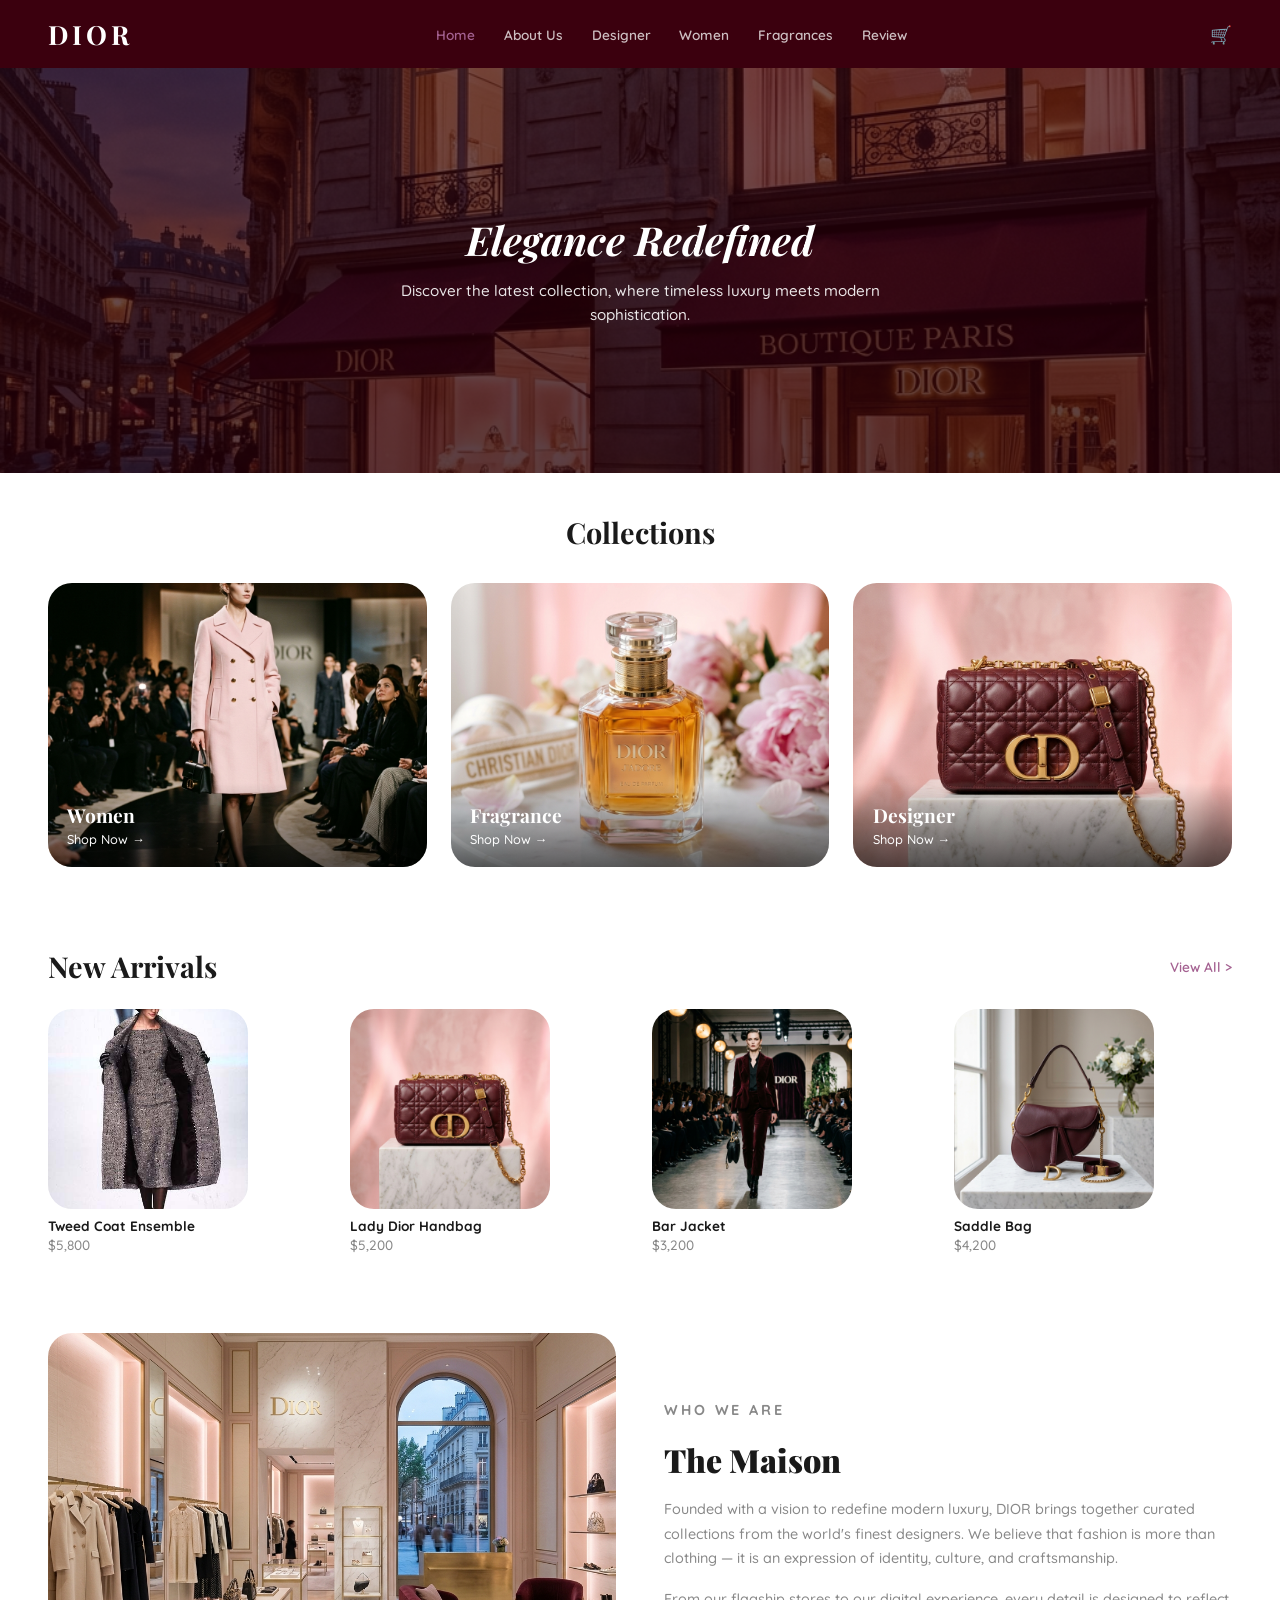
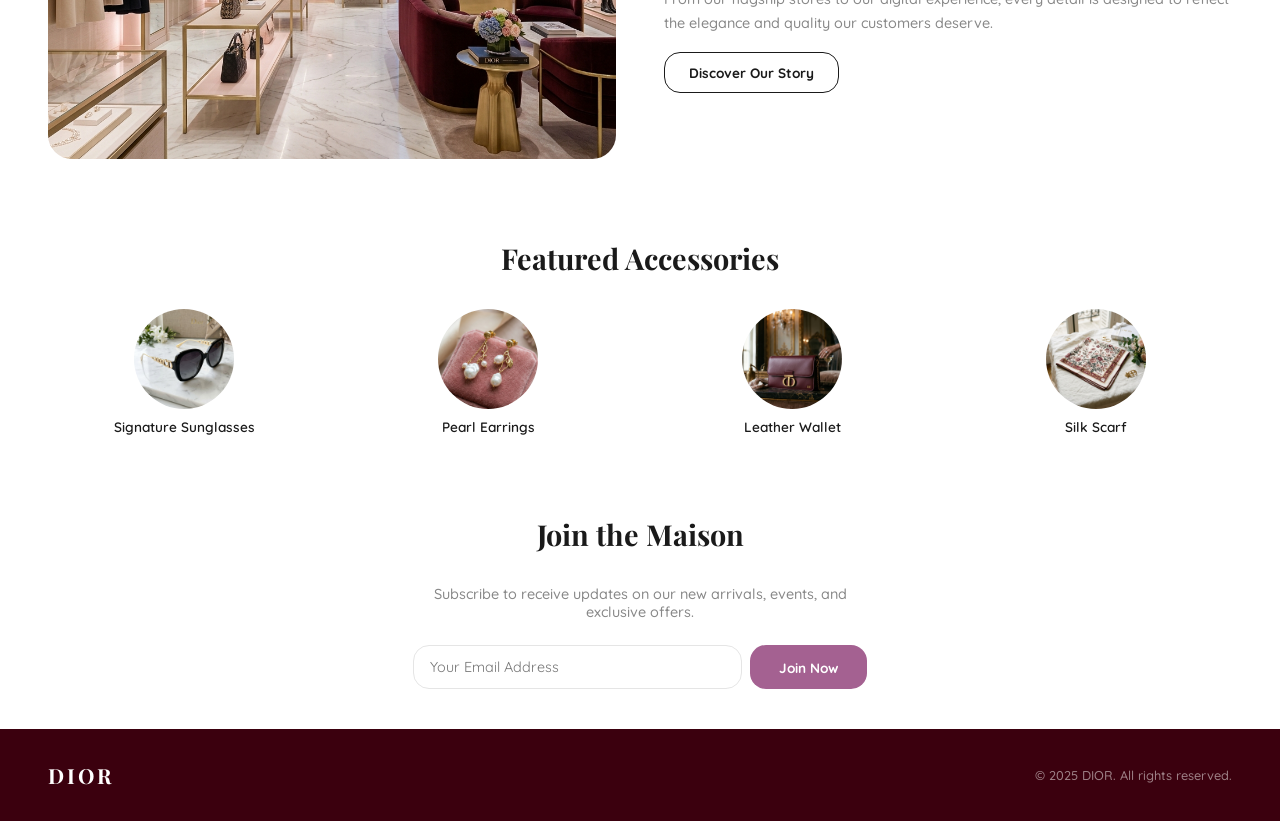
<file: index.html>
<!DOCTYPE html>
<html lang="en">
<head>
<meta charset="UTF-8">
<meta name="viewport" content="width=device-width, initial-scale=1.0">
<title>DIOR — Home</title>
<link rel="preconnect" href="https://fonts.googleapis.com">
<link href="https://fonts.googleapis.com/css2?family=Playfair+Display:ital,wght@0,400;0,700;0,900;1,400;1,700&family=Quicksand:wght@400;500;600;700&display=swap" rel="stylesheet">
<link rel="stylesheet" href="css/style.css">
</head>
<body>
<nav class="navbar">
  <a class="navbar-brand" href="index.html">DIOR</a>
  <ul class="nav-links">
    <li><a href="index.html" class="active">Home</a></li>
    <li><a href="about.html">About Us</a></li>
    <li><a href="designer.html">Designer</a></li>
    <li><a href="women.html">Women</a></li>
    <li><a href="fragrances.html">Fragrances</a></li>
    <li><a href="review.html">Review</a></li>
  </ul>
  <div class="nav-icons"><a href="cart.html">&#128722;</a><button class="menu-toggle" id="menu-toggle">&#9776;</button></div>
</nav>

<section class="hero">
  <div class="hero-content">
    <h1><em>Elegance Redefined</em></h1>
    <p>Discover the latest collection, where timeless luxury meets modern sophistication.</p>
  </div>
</section>

<section class="section collections reveal">
  <h2 class="section-title">Collections</h2>
  <div class="collections-grid stagger">
    <a href="women.html" class="collection-card"><img src="assets/images/wool_coat.png" alt="Women Collection"><div class="collection-info"><h3>Women</h3><span>Shop Now →</span></div></a>
    <a href="fragrances.html" class="collection-card"><img src="assets/images/fragrance_bottle_1.png" alt="Fragrance Collection"><div class="collection-info"><h3>Fragrance</h3><span>Shop Now →</span></div></a>
    <a href="designer.html" class="collection-card"><img src="assets/images/leather_handbag.png" alt="Designer Collection"><div class="collection-info"><h3>Designer</h3><span>Shop Now →</span></div></a>
  </div>
</section>

<section class="section new-arrivals reveal">
  <div class="section-header"><h2>New Arrivals</h2><a href="designer.html" class="view-all">View All &gt;</a></div>
  <div class="arrivals-grid stagger">
    <a href="product.html?id=tweed-coat-ensemble" class="arrival-card"><div class="arrival-img"><img src="assets/images/grey_tweed_ensemble.jpg" alt="Arrival 1"></div><p class="arrival-name">Tweed Coat Ensemble</p><p class="arrival-price">$5,800</p></a>
    <a href="product.html?id=lady-dior-handbag" class="arrival-card"><div class="arrival-img"><img src="assets/images/leather_handbag.png" alt="Arrival 2"></div><p class="arrival-name">Lady Dior Handbag</p><p class="arrival-price">$5,200</p></a>
    <a href="product.html?id=bar-jacket" class="arrival-card"><div class="arrival-img"><img src="assets/images/velvet_blazer.png" alt="Arrival 3"></div><p class="arrival-name">Bar Jacket</p><p class="arrival-price">$3,200</p></a>
    <a href="product.html?id=saddle-bag" class="arrival-card"><div class="arrival-img"><img src="assets/images/saddle_bag.png" alt="Arrival 4"></div><p class="arrival-name">Saddle Bag</p><p class="arrival-price">$4,200</p></a>
  </div>
</section>

<section class="section">
  <div class="about-intro-grid">
    <div class="about-img-block reveal-left"><img src="assets/images/about_interior.png" alt="Brand Heritage"></div>
    <div class="about-text-block reveal-right">
      <p class="story-tag">WHO WE ARE</p>
      <h2>The Maison</h2>
      <p>Founded with a vision to redefine modern luxury, DIOR brings together curated collections from the world's finest designers. We believe that fashion is more than clothing — it is an expression of identity, culture, and craftsmanship.</p>
      <p>From our flagship stores to our digital experience, every detail is designed to reflect the elegance and quality our customers deserve.</p>
      <a href="about.html" class="btn-outline">Discover Our Story</a>
    </div>
  </div>
</section>

<section class="section featured-acc reveal">
  <h2 class="section-title">Featured Accessories</h2>
  <div class="acc-grid stagger">
    <a href="product.html?id=signature-sunglasses" class="acc-item"><div class="acc-circle"><img src="assets/images/sunglasses.png" alt="Sunglasses"></div><p>Signature Sunglasses</p></a>
    <a href="product.html?id=pearl-earrings" class="acc-item"><div class="acc-circle"><img src="assets/images/pearl_earrings.png" alt="Timepiece"></div><p>Pearl Earrings</p></a>
    <a href="product.html?id=leather-wallet" class="acc-item"><div class="acc-circle"><img src="assets/images/leather_clutch.png" alt="Wallet"></div><p>Leather Wallet</p></a>
    <a href="product.html?id=silk-scarf" class="acc-item"><div class="acc-circle"><img src="assets/images/silk_scarf.png" alt="Scarf"></div><p>Silk Scarf</p></a>
  </div>
</section>

<section class="section newsletter reveal-scale">
  <h2 class="section-title">Join the Maison</h2>
  <p class="newsletter-sub">Subscribe to receive updates on our new arrivals, events, and exclusive offers.</p>
  <div class="newsletter-form"><input type="email" placeholder="Your Email Address"><button class="btn-accent">Join Now</button></div>
</section>

<footer class="footer-dark">
  <div class="footer-content"><span class="footer-brand">DIOR</span><span class="footer-copy">© 2025 DIOR. All rights reserved.</span></div>
</footer>
<script src="js/script.js"></script>
</body>
</html>
</file>
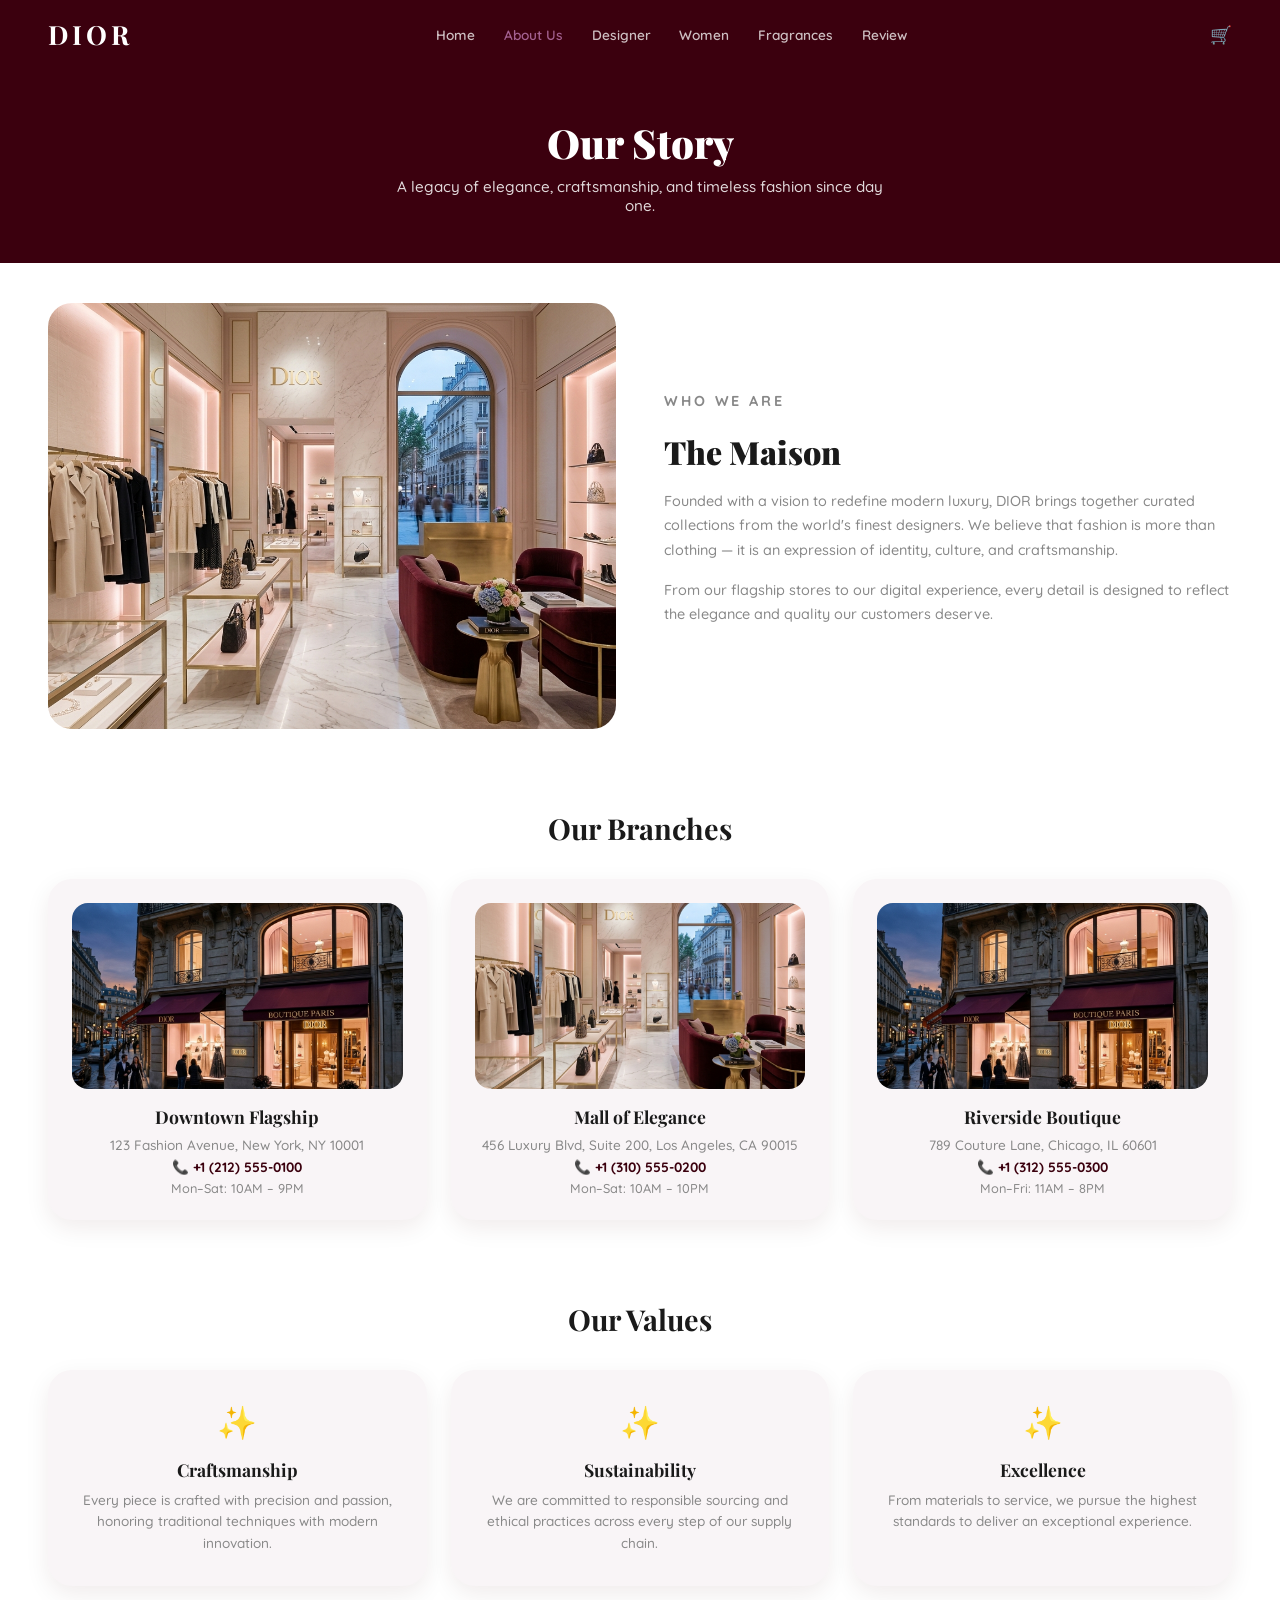
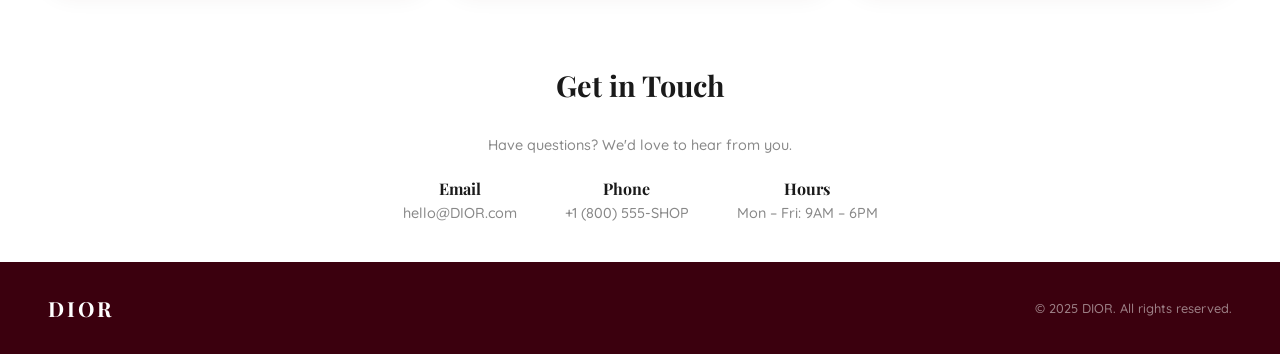
<file: about.html>
<!DOCTYPE html>
<html lang="en">
<head>
<meta charset="UTF-8">
<meta name="viewport" content="width=device-width, initial-scale=1.0">
<title>DIOR — About Us</title>
<link rel="preconnect" href="https://fonts.googleapis.com">
<link href="https://fonts.googleapis.com/css2?family=Playfair+Display:ital,wght@0,400;0,700;0,900;1,400;1,700&family=Quicksand:wght@400;500;600;700&display=swap" rel="stylesheet">
<link rel="stylesheet" href="css/style.css">
</head>
<body>
<nav class="navbar">
  <a class="navbar-brand" href="index.html">DIOR</a>
  <ul class="nav-links">
    <li><a href="index.html">Home</a></li>
    <li><a href="about.html" class="active">About Us</a></li>
    <li><a href="designer.html">Designer</a></li>
    <li><a href="women.html">Women</a></li>
    <li><a href="fragrances.html">Fragrances</a></li>
    <li><a href="review.html">Review</a></li>
  </ul>
  <div class="nav-icons"><a href="cart.html">&#128722;</a><button class="menu-toggle" id="menu-toggle">&#9776;</button></div>
</nav>

<section class="about-hero reveal"><div class="about-hero-content"><h1>Our Story</h1><p>A legacy of elegance, craftsmanship, and timeless fashion since day one.</p></div></section>

<section class="section about-intro">
  <div class="about-intro-grid">
    <div class="about-img-block reveal-left"><img src="assets/images/about_interior.png" alt="About DIOR"></div>
    <div class="about-text-block reveal-right">
      <p class="story-tag">WHO WE ARE</p>
      <h2>The Maison</h2>
      <p>Founded with a vision to redefine modern luxury, DIOR brings together curated collections from the world's finest designers. We believe that fashion is more than clothing — it is an expression of identity, culture, and craftsmanship.</p>
      <p>From our flagship stores to our digital experience, every detail is designed to reflect the elegance and quality our customers deserve.</p>
    </div>
  </div>
</section>

<section class="section about-branches reveal">
  <h2 class="section-title">Our Branches</h2>
  <div class="branches-grid stagger">
    <div class="branch-card"><div class="branch-img"><img src="assets/images/hero_boutique.png" alt="Branch 1"></div><h3>Downtown Flagship</h3><p class="branch-address">123 Fashion Avenue, New York, NY 10001</p><p class="branch-phone">&#128222; +1 (212) 555-0100</p><p class="branch-hours">Mon–Sat: 10AM – 9PM</p></div>
    <div class="branch-card"><div class="branch-img"><img src="assets/images/about_interior.png" alt="Branch 2"></div><h3>Mall of Elegance</h3><p class="branch-address">456 Luxury Blvd, Suite 200, Los Angeles, CA 90015</p><p class="branch-phone">&#128222; +1 (310) 555-0200</p><p class="branch-hours">Mon–Sat: 10AM – 10PM</p></div>
    <div class="branch-card"><div class="branch-img"><img src="assets/images/hero_boutique.png" alt="Branch 3"></div><h3>Riverside Boutique</h3><p class="branch-address">789 Couture Lane, Chicago, IL 60601</p><p class="branch-phone">&#128222; +1 (312) 555-0300</p><p class="branch-hours">Mon–Fri: 11AM – 8PM</p></div>
  </div>
</section>

<section class="section about-values reveal">
  <h2 class="section-title">Our Values</h2>
  <div class="values-grid stagger">
    <div class="value-card"><span class="value-icon">&#10024;</span><h3>Craftsmanship</h3><p>Every piece is crafted with precision and passion, honoring traditional techniques with modern innovation.</p></div>
    <div class="value-card"><span class="value-icon">&#10024;</span><h3>Sustainability</h3><p>We are committed to responsible sourcing and ethical practices across every step of our supply chain.</p></div>
    <div class="value-card"><span class="value-icon">&#10024;</span><h3>Excellence</h3><p>From materials to service, we pursue the highest standards to deliver an exceptional experience.</p></div>
  </div>
</section>

<section class="section about-contact reveal-scale">
  <h2 class="section-title">Get in Touch</h2>
  <p class="newsletter-sub">Have questions? We'd love to hear from you.</p>
  <div class="contact-info-row">
    <div class="contact-block"><h3>Email</h3><p>hello@DIOR.com</p></div>
    <div class="contact-block"><h3>Phone</h3><p>+1 (800) 555-SHOP</p></div>
    <div class="contact-block"><h3>Hours</h3><p>Mon – Fri: 9AM – 6PM</p></div>
  </div>
</section>

<footer class="footer-dark">
  <div class="footer-content"><span class="footer-brand">DIOR</span><span class="footer-copy">© 2025 DIOR. All rights reserved.</span></div>
</footer>
  <script src="js/script.js"></script>
</body>
</html>
</file>
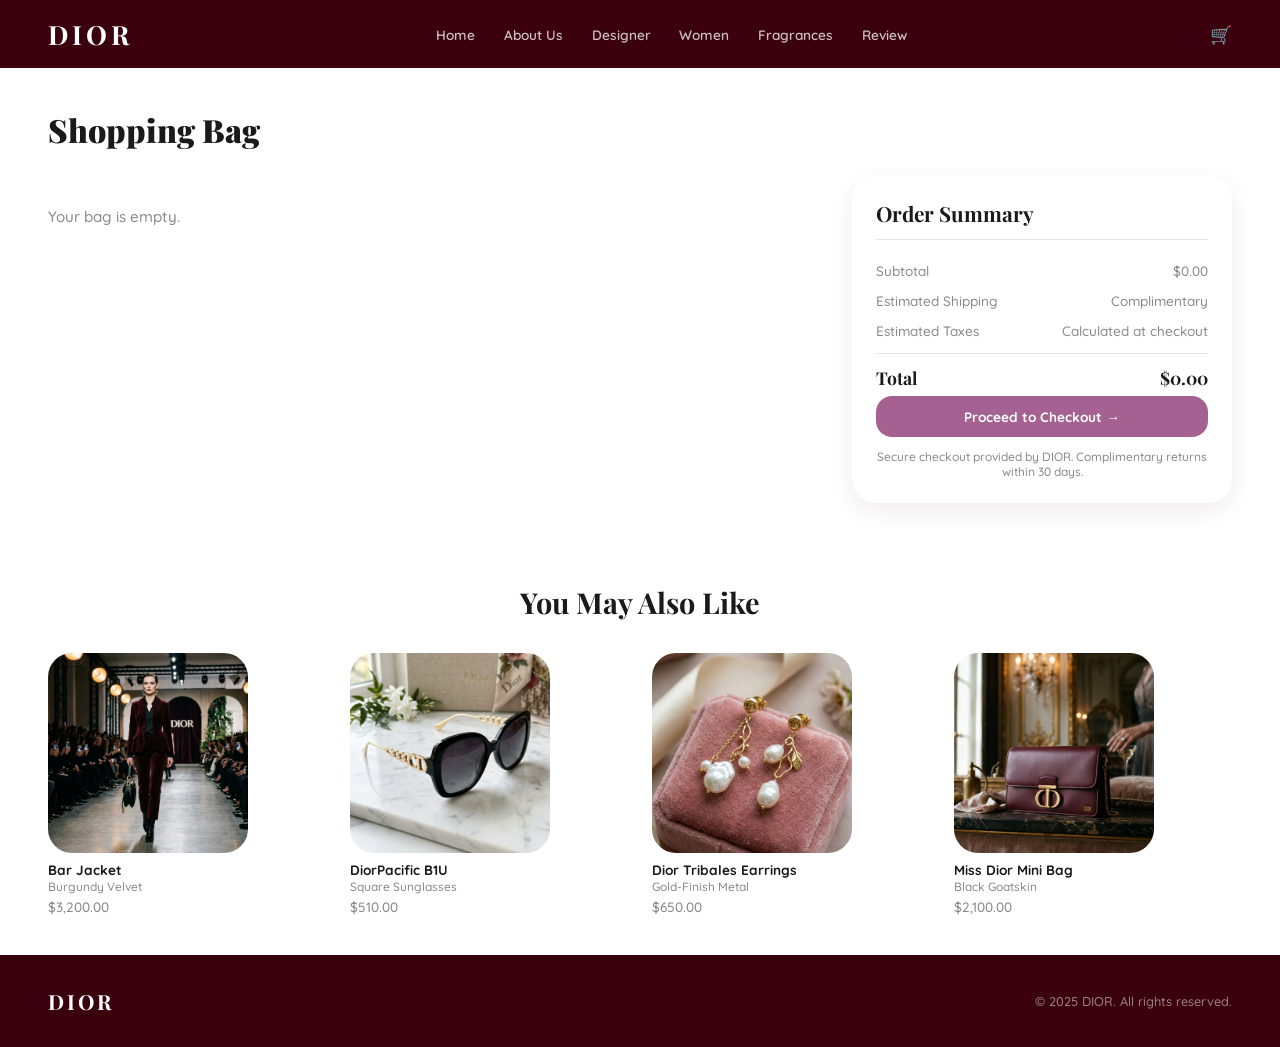
<file: cart.html>
<!DOCTYPE html>
<html lang="en">
<head>
<meta charset="UTF-8">
<meta name="viewport" content="width=device-width, initial-scale=1.0">
<title>DIOR — Shopping Bag</title>
<link rel="preconnect" href="https://fonts.googleapis.com">
<link href="https://fonts.googleapis.com/css2?family=Playfair+Display:ital,wght@0,400;0,700;0,900;1,400;1,700&family=Quicksand:wght@400;500;600;700&display=swap" rel="stylesheet">
<link rel="stylesheet" href="css/style.css">
</head>
<body>
<nav class="navbar">
  <a class="navbar-brand" href="index.html">DIOR</a>
  <ul class="nav-links">
    <li><a href="index.html">Home</a></li>
    <li><a href="about.html">About Us</a></li>
    <li><a href="designer.html">Designer</a></li>
    <li><a href="women.html">Women</a></li>
    <li><a href="fragrances.html">Fragrances</a></li>
    <li><a href="review.html">Review</a></li>
  </ul>
  <div class="nav-icons"><a href="cart.html">&#128722;</a><button class="menu-toggle" id="menu-toggle">&#9776;</button></div>
</nav>

<section class="section cart-page">
  <h1 class="page-title fade-in">Shopping Bag</h1>
  <div class="cart-layout">
    <!-- Items rendered by script.js -->
    <div class="cart-items" id="cart-items-container"></div>

    <div class="order-summary reveal-right">
      <h2>Order Summary</h2>
      <div class="summary-row"><span>Subtotal</span><span id="cart-subtotal">$0.00</span></div>
      <div class="summary-row"><span>Estimated Shipping</span><span>Complimentary</span></div>
      <div class="summary-row"><span>Estimated Taxes</span><span>Calculated at checkout</span></div>
      <div class="summary-row summary-total"><span>Total</span><span id="cart-total">$0.00</span></div>
      <a href="checkout.html" class="btn-accent btn-full">Proceed to Checkout →</a>
      <p class="summary-note">Secure checkout provided by DIOR. Complimentary returns within 30 days.</p>
    </div>
  </div>
</section>

<section class="section reveal">
  <h2 class="section-title">You May Also Like</h2>
  <div class="arrivals-grid stagger">
    <a href="product.html?id=bar-jacket" class="arrival-card"><div class="arrival-img"><img src="assets/images/velvet_blazer.png" alt="Bar Jacket"></div><p class="arrival-name">Bar Jacket</p><p class="arrival-sub">Burgundy Velvet</p><p class="arrival-price">$3,200.00</p></a>
    <a href="product.html?id=diorpacific-b1u" class="arrival-card"><div class="arrival-img"><img src="assets/images/sunglasses.png" alt="DiorPacific B1U"></div><p class="arrival-name">DiorPacific B1U</p><p class="arrival-sub">Square Sunglasses</p><p class="arrival-price">$510.00</p></a>
    <a href="product.html?id=dior-tribales-earrings" class="arrival-card"><div class="arrival-img"><img src="assets/images/pearl_earrings.png" alt="Dior Tribales Earrings"></div><p class="arrival-name">Dior Tribales Earrings</p><p class="arrival-sub">Gold-Finish Metal</p><p class="arrival-price">$650.00</p></a>
    <a href="product.html?id=miss-dior-mini-bag" class="arrival-card"><div class="arrival-img"><img src="assets/images/leather_clutch.png" alt="Miss Dior Mini Bag"></div><p class="arrival-name">Miss Dior Mini Bag</p><p class="arrival-sub">Black Goatskin</p><p class="arrival-price">$2,100.00</p></a>
  </div>
</section>

<footer class="footer-dark">
  <div class="footer-content"><span class="footer-brand">DIOR</span><span class="footer-copy">© 2025 DIOR. All rights reserved.</span></div>
</footer>
<script src="js/script.js"></script>
</body>
</html>
</file>
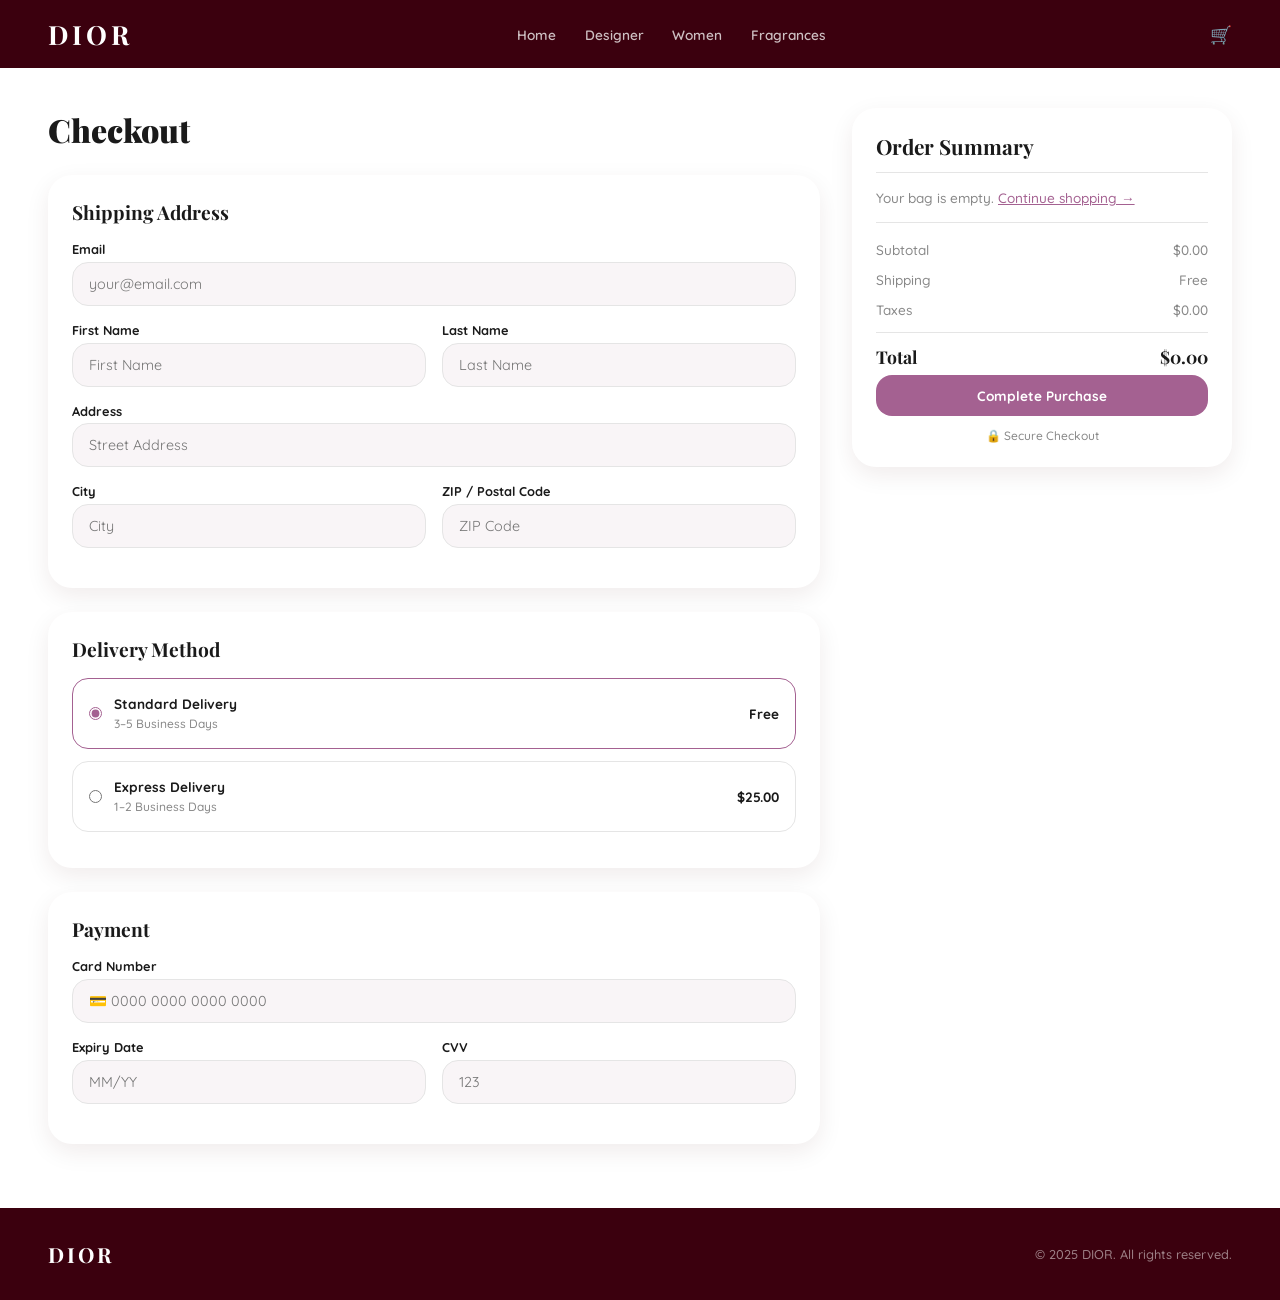
<file: checkout.html>
<!DOCTYPE html>
<html lang="en">
<head>
<meta charset="UTF-8">
<meta name="viewport" content="width=device-width, initial-scale=1.0">
<title>DIOR — Checkout</title>
<link rel="preconnect" href="https://fonts.googleapis.com">
<link href="https://fonts.googleapis.com/css2?family=Playfair+Display:ital,wght@0,400;0,700;0,900;1,400;1,700&family=Quicksand:wght@400;500;600;700&display=swap" rel="stylesheet">
<link rel="stylesheet" href="css/style.css">
</head>
<body>
<nav class="navbar">
  <a class="navbar-brand" href="index.html">DIOR</a>
  <ul class="nav-links">
    <li><a href="index.html">Home</a></li>
    <li><a href="designer.html">Designer</a></li>
    <li><a href="women.html">Women</a></li>
    <li><a href="fragrances.html">Fragrances</a></li>
  </ul>
  <div class="nav-icons"><a href="cart.html">&#128722;</a><button class="menu-toggle" id="menu-toggle">&#9776;</button></div>
</nav>

<section class="section checkout-page">
  <div class="checkout-layout">
    <div class="checkout-form">
      <h1 class="page-title fade-in">Checkout</h1>
      <div class="checkout-card reveal">
        <h2>Shipping Address</h2>
        <div class="form-group"><label>Email</label><input type="email" placeholder="your@email.com"></div>
        <div class="form-row">
          <div class="form-group"><label>First Name</label><input type="text" placeholder="First Name"></div>
          <div class="form-group"><label>Last Name</label><input type="text" placeholder="Last Name"></div>
        </div>
        <div class="form-group"><label>Address</label><input type="text" placeholder="Street Address"></div>
        <div class="form-row">
          <div class="form-group"><label>City</label><input type="text" placeholder="City"></div>
          <div class="form-group"><label>ZIP / Postal Code</label><input type="text" placeholder="ZIP Code"></div>
        </div>
      </div>
      <div class="checkout-card reveal">
        <h2>Delivery Method</h2>
        <label class="delivery-option selected">
          <input type="radio" name="delivery" checked>
          <div class="delivery-info"><strong>Standard Delivery</strong><span>3–5 Business Days</span></div>
          <span class="delivery-price">Free</span>
        </label>
        <label class="delivery-option">
          <input type="radio" name="delivery">
          <div class="delivery-info"><strong>Express Delivery</strong><span>1–2 Business Days</span></div>
          <span class="delivery-price">$25.00</span>
        </label>
      </div>
      <div class="checkout-card reveal">
        <h2>Payment</h2>
        <div class="form-group"><label>Card Number</label><input type="text" placeholder="&#128179; 0000 0000 0000 0000"></div>
        <div class="form-row">
          <div class="form-group"><label>Expiry Date</label><input type="text" placeholder="MM/YY"></div>
          <div class="form-group"><label>CVV</label><input type="text" placeholder="123"></div>
        </div>
      </div>
    </div>

    <div class="order-summary checkout-summary reveal-right">
      <h2>Order Summary</h2>

      <!-- Items injected by script.js -->
      <div id="checkout-items"></div>

      <div class="summary-divider"></div>
      <div class="summary-row"><span>Subtotal</span><span id="checkout-subtotal">$0.00</span></div>
      <div class="summary-row"><span>Shipping</span><span id="checkout-shipping">Free</span></div>
      <div class="summary-row"><span>Taxes</span><span>$0.00</span></div>
      <div class="summary-row summary-total"><span>Total</span><span id="checkout-total">$0.00</span></div>
      <button id="purchaseBtn" class="btn-accent btn-full">Complete Purchase</button>
      <p class="summary-note">&#128274; Secure Checkout</p>
    </div>
  </div>
</section>

<footer class="footer-dark">
  <div class="footer-content"><span class="footer-brand">DIOR</span><span class="footer-copy">© 2025 DIOR. All rights reserved.</span></div>
</footer>
<script src="js/script.js"></script>
</body>
</html>
</file>
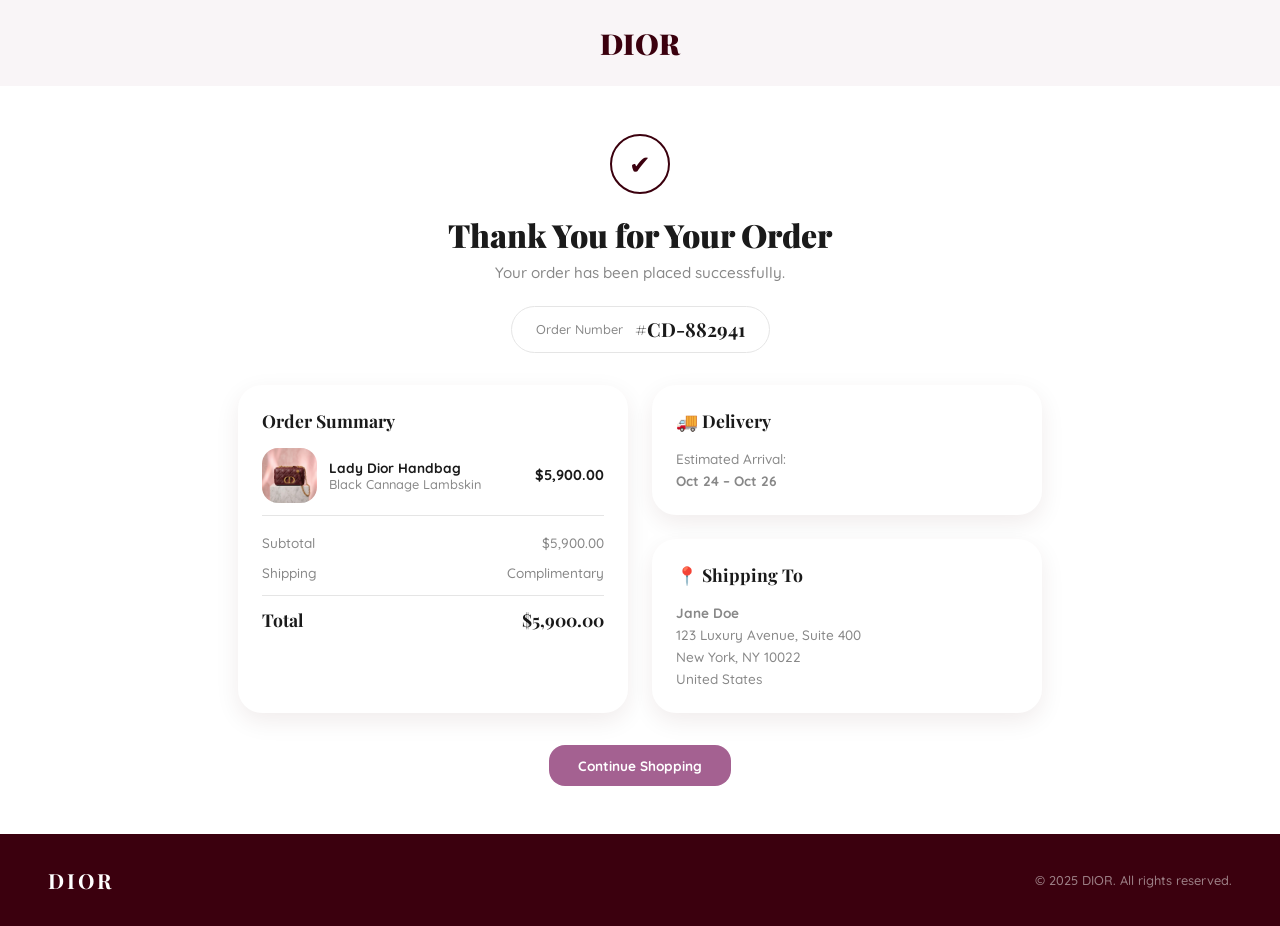
<file: confirmation.html>
<!DOCTYPE html>
<html lang="en">
<head>
<meta charset="UTF-8">
<meta name="viewport" content="width=device-width, initial-scale=1.0">
<title>DIOR — Order Confirmed</title>
<link rel="preconnect" href="https://fonts.googleapis.com">
<link href="https://fonts.googleapis.com/css2?family=Playfair+Display:ital,wght@0,400;0,700;0,900;1,400;1,700&family=Quicksand:wght@400;500;600;700&display=swap" rel="stylesheet">
<link rel="stylesheet" href="css/style.css">
</head>
<body>
<div class="confirm-brand">DIOR</div>

<section class="confirm-page fade-in">
  <div class="confirm-icon">&#10004;</div>
  <h1>Thank You for Your Order</h1>
  <p class="confirm-sub">Your order has been placed successfully.</p>
  <div class="confirm-order-num"><span>Order Number</span><strong>#CD-882941</strong></div>

  <div class="confirm-grid reveal">
    <div class="confirm-card">
      <h2>Order Summary</h2>
      <div id="confirm-summary-items">
        <div class="summary-item">
          <div class="summary-item-img"><img src="assets/images/leather_handbag.png" alt="Lady Dior Handbag"></div>
          <div class="summary-item-info"><strong>Lady Dior Handbag</strong><span>Black Cannage Lambskin</span></div>
          <span class="summary-item-price">$5,900.00</span>
        </div>
      </div>
      <div class="summary-divider"></div>
      <div class="summary-row"><span>Subtotal</span><span id="confirm-subtotal">$5,900.00</span></div>
      <div class="summary-row"><span>Shipping</span><span id="confirm-shipping">Complimentary</span></div>
      <div class="summary-row summary-total"><span>Total</span><span id="confirm-total">$5,900.00</span></div>
    </div>
    <div class="confirm-right">
      <div class="confirm-card">
        <h2>&#128666; Delivery</h2>
        <p>Estimated Arrival:</p>
        <p class="confirm-highlight">Oct 24 – Oct 26</p>
      </div>
      <div class="confirm-card" id="confirm-address">
        <h2>&#128205; Shipping To</h2>
        <p><strong id="confirm-name">Jane Doe</strong></p>
        <p id="confirm-street">123 Luxury Avenue, Suite 400</p>
        <p id="confirm-city-zip">New York, NY 10022</p>
        <p>United States</p>
      </div>
    </div>
  </div>

  <div class="confirm-actions reveal">
    <a href="index.html" class="btn-accent">Continue Shopping</a>
  </div>
</section>

<footer class="footer-dark">
  <div class="footer-content"><span class="footer-brand">DIOR</span><span class="footer-copy">© 2025 DIOR. All rights reserved.</span></div>
</footer>
<script src="js/script.js"></script>
</body>
</html>
</file>
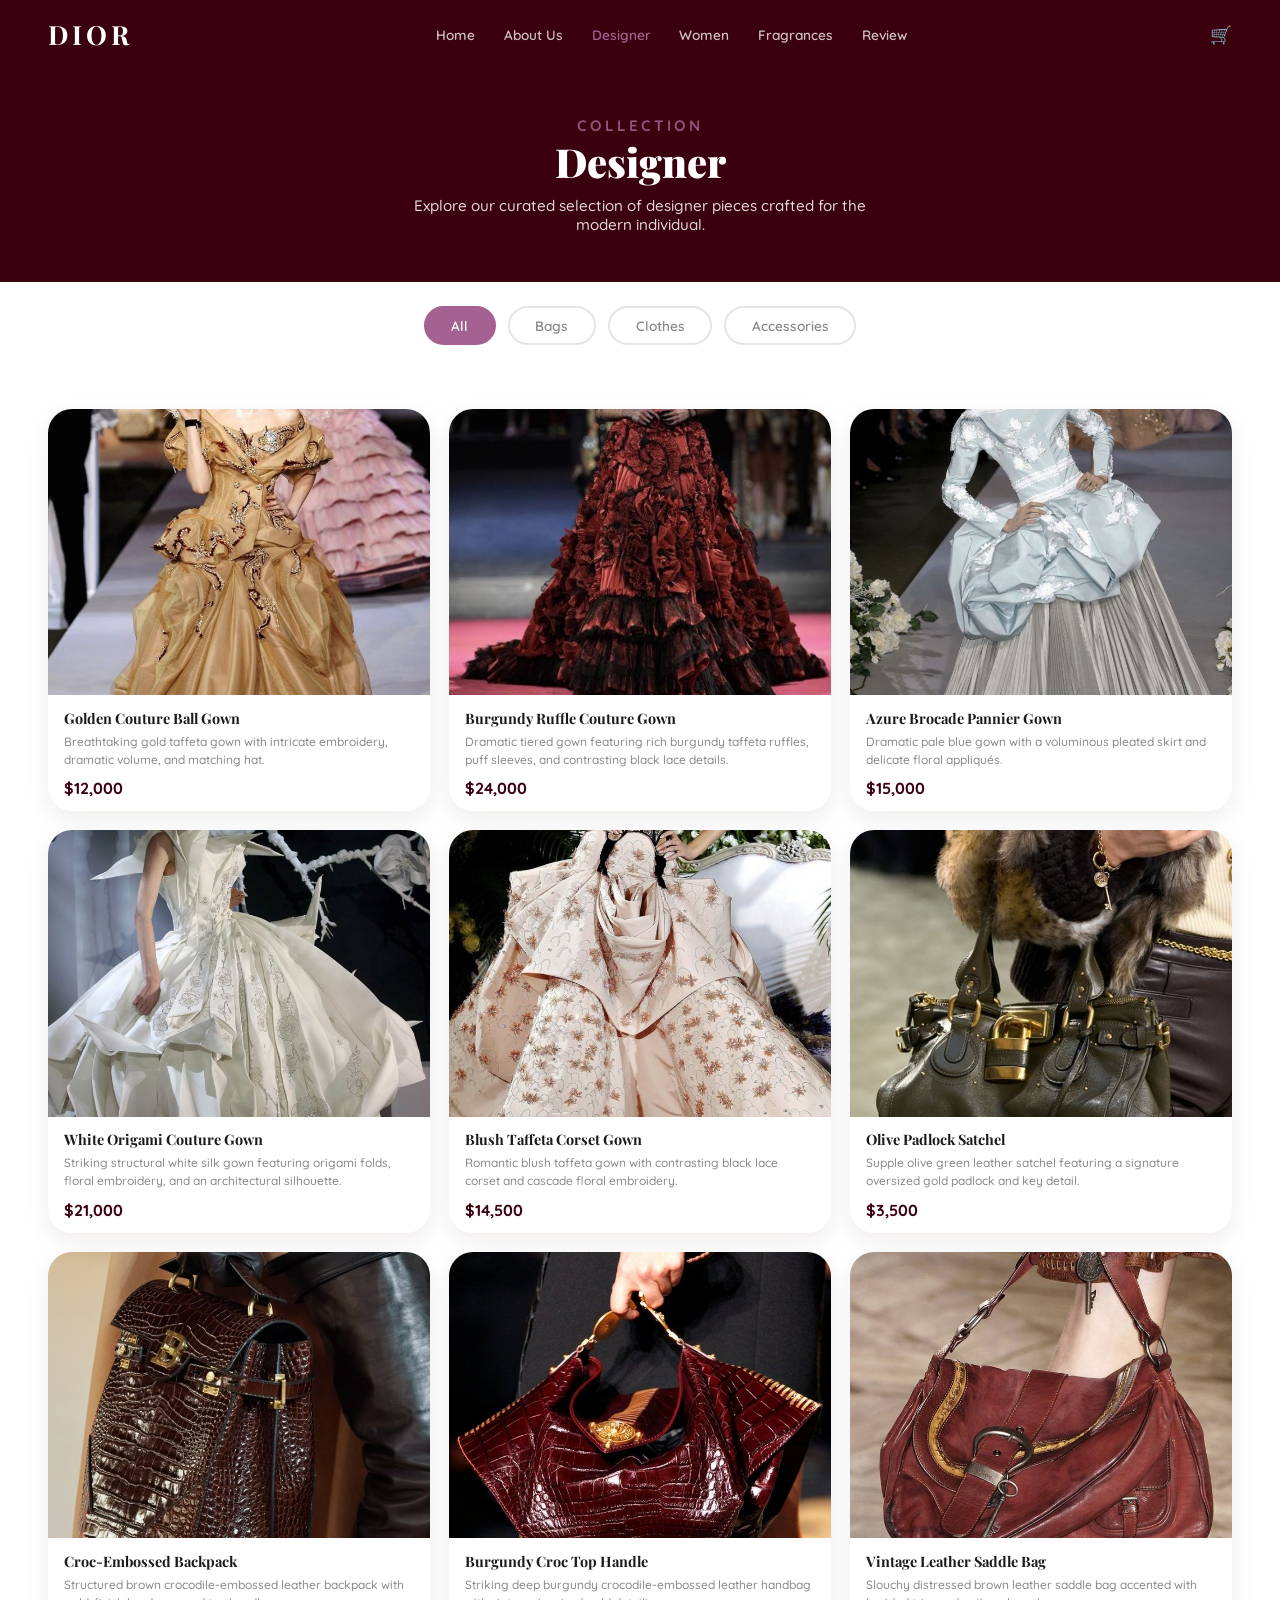
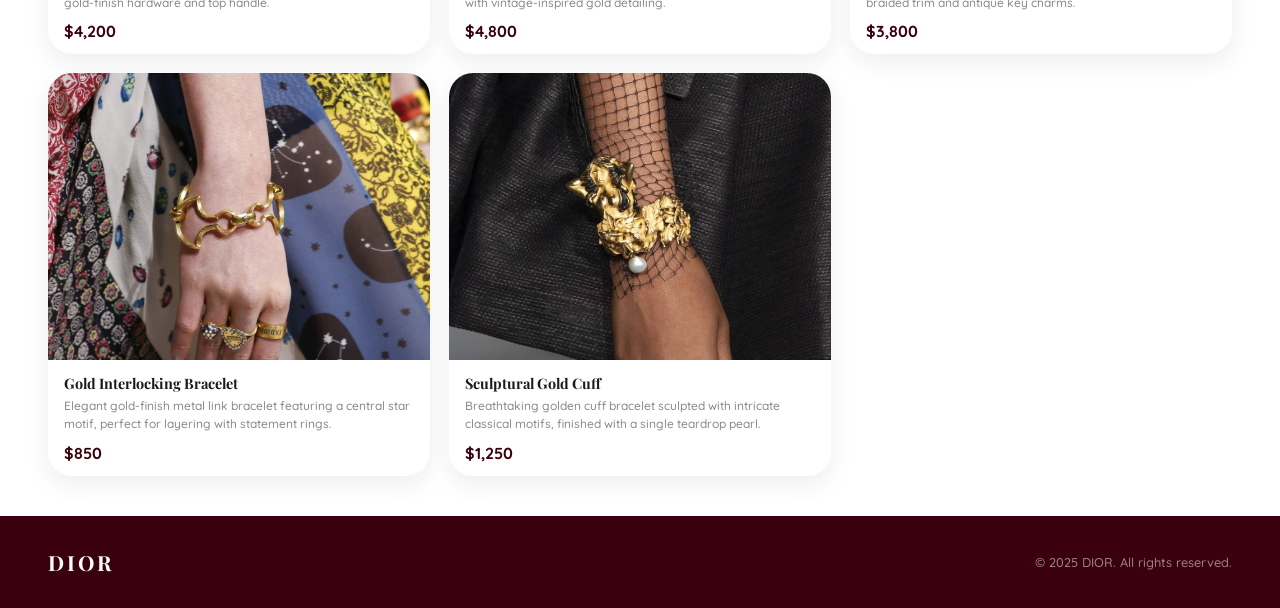
<file: designer.html>
<!DOCTYPE html>
<html lang="en">
<head>
<meta charset="UTF-8">
<meta name="viewport" content="width=device-width, initial-scale=1.0">
<title>DIOR — Designer Collection</title>
<link rel="preconnect" href="https://fonts.googleapis.com">
<link href="https://fonts.googleapis.com/css2?family=Playfair+Display:ital,wght@0,400;0,700;0,900;1,400;1,700&family=Quicksand:wght@400;500;600;700&display=swap" rel="stylesheet">
<link rel="stylesheet" href="css/style.css">
</head>
<body>
<nav class="navbar">
  <a class="navbar-brand" href="index.html">DIOR</a>
  <ul class="nav-links">
    <li><a href="index.html">Home</a></li>
    <li><a href="about.html">About Us</a></li>
    <li><a href="designer.html" class="active">Designer</a></li>
    <li><a href="women.html">Women</a></li>
    <li><a href="fragrances.html">Fragrances</a></li>
    <li><a href="review.html">Review</a></li>
  </ul>
  <div class="nav-icons"><a href="cart.html">&#128722;</a><button class="menu-toggle" id="menu-toggle">&#9776;</button></div>
</nav>

<section class="collection-hero reveal">
  <div class="collection-hero-content">
    <p class="story-tag">COLLECTION</p>
    <h1>Designer</h1>
    <p>Explore our curated selection of designer pieces crafted for the modern individual.</p>
  </div>
</section>

<div class="filter-bar reveal">
  <button class="filter-btn active" data-filter="all">All</button>
  <button class="filter-btn" data-filter="bags">Bags</button>
  <button class="filter-btn" data-filter="clothes">Clothes</button>
  <button class="filter-btn" data-filter="accessories">Accessories</button>
</div>

<section class="section">
  <div class="shop-grid stagger" id="shopGrid">
    <div class="shop-card" data-cat="clothes"><a href="product.html?id=golden-couture-ball-gown"><div class="shop-card-img"><img src="assets/images/designer_new_1.jpg" alt="Golden Couture Ball Gown"></div></a><div class="shop-card-body"><h3>Golden Couture Ball Gown</h3><p class="shop-desc">Breathtaking gold taffeta gown with intricate embroidery, dramatic volume, and matching hat.</p><div class="shop-card-footer"><span class="shop-price">$12,000</span></div></div></div>
    <div class="shop-card" data-cat="clothes"><a href="product.html?id=burgundy-ruffle-couture-gown"><div class="shop-card-img"><img src="assets/images/burgundy_ruffle_gown.jpg" alt="Burgundy Ruffle Couture Gown"></div></a><div class="shop-card-body"><h3>Burgundy Ruffle Couture Gown</h3><p class="shop-desc">Dramatic tiered gown featuring rich burgundy taffeta ruffles, puff sleeves, and contrasting black lace details.</p><div class="shop-card-footer"><span class="shop-price">$24,000</span></div></div></div>
    <div class="shop-card" data-cat="clothes"><a href="product.html?id=azure-brocade-pannier-gown"><div class="shop-card-img"><img src="assets/images/designer_new_3.jpg" alt="Azure Brocade Pannier Gown"></div></a><div class="shop-card-body"><h3>Azure Brocade Pannier Gown</h3><p class="shop-desc">Dramatic pale blue gown with a voluminous pleated skirt and delicate floral appliqués.</p><div class="shop-card-footer"><span class="shop-price">$15,000</span></div></div></div>
    <div class="shop-card" data-cat="clothes"><a href="product.html?id=white-origami-couture-gown"><div class="shop-card-img"><img src="assets/images/white_structural_gown.jpg" alt="White Origami Couture Gown"></div></a><div class="shop-card-body"><h3>White Origami Couture Gown</h3><p class="shop-desc">Striking structural white silk gown featuring origami folds, floral embroidery, and an architectural silhouette.</p><div class="shop-card-footer"><span class="shop-price">$21,000</span></div></div></div>
    <div class="shop-card" data-cat="clothes"><a href="product.html?id=blush-taffeta-corset-gown"><div class="shop-card-img"><img src="assets/images/designer_new_5.jpg" alt="Blush Taffeta Corset Gown"></div></a><div class="shop-card-body"><h3>Blush Taffeta Corset Gown</h3><p class="shop-desc">Romantic blush taffeta gown with contrasting black lace corset and cascade floral embroidery.</p><div class="shop-card-footer"><span class="shop-price">$14,500</span></div></div></div>
    <div class="shop-card" data-cat="bags"><a href="product.html?id=olive-padlock-satchel"><div class="shop-card-img"><img src="assets/images/designer_bag_1.jpg" alt="Olive Padlock Satchel"></div></a><div class="shop-card-body"><h3>Olive Padlock Satchel</h3><p class="shop-desc">Supple olive green leather satchel featuring a signature oversized gold padlock and key detail.</p><div class="shop-card-footer"><span class="shop-price">$3,500</span></div></div></div>
    <div class="shop-card" data-cat="bags"><a href="product.html?id=croc-embossed-backpack"><div class="shop-card-img"><img src="assets/images/designer_bag_2.jpg" alt="Croc-Embossed Backpack"></div></a><div class="shop-card-body"><h3>Croc-Embossed Backpack</h3><p class="shop-desc">Structured brown crocodile-embossed leather backpack with gold-finish hardware and top handle.</p><div class="shop-card-footer"><span class="shop-price">$4,200</span></div></div></div>
    <div class="shop-card" data-cat="bags"><a href="product.html?id=burgundy-croc-top-handle"><div class="shop-card-img"><img src="assets/images/designer_bag_3.jpg" alt="Burgundy Croc Top Handle"></div></a><div class="shop-card-body"><h3>Burgundy Croc Top Handle</h3><p class="shop-desc">Striking deep burgundy crocodile-embossed leather handbag with vintage-inspired gold detailing.</p><div class="shop-card-footer"><span class="shop-price">$4,800</span></div></div></div>
    <div class="shop-card" data-cat="bags"><a href="product.html?id=vintage-leather-saddle-bag"><div class="shop-card-img"><img src="assets/images/designer_bag_4.jpg" alt="Vintage Leather Saddle Bag"></div></a><div class="shop-card-body"><h3>Vintage Leather Saddle Bag</h3><p class="shop-desc">Slouchy distressed brown leather saddle bag accented with braided trim and antique key charms.</p><div class="shop-card-footer"><span class="shop-price">$3,800</span></div></div></div>
    <div class="shop-card" data-cat="accessories"><a href="product.html?id=gold-interlocking-bracelet"><div class="shop-card-img"><img src="assets/images/designer_accessory_1.png" alt="Gold Interlocking Bracelet"></div></a><div class="shop-card-body"><h3>Gold Interlocking Bracelet</h3><p class="shop-desc">Elegant gold-finish metal link bracelet featuring a central star motif, perfect for layering with statement rings.</p><div class="shop-card-footer"><span class="shop-price">$850</span></div></div></div>
    <div class="shop-card" data-cat="accessories"><a href="product.html?id=sculptural-gold-cuff"><div class="shop-card-img"><img src="assets/images/designer_accessory_2.jpg" alt="Sculptural Gold Cuff"></div></a><div class="shop-card-body"><h3>Sculptural Gold Cuff</h3><p class="shop-desc">Breathtaking golden cuff bracelet sculpted with intricate classical motifs, finished with a single teardrop pearl.</p><div class="shop-card-footer"><span class="shop-price">$1,250</span></div></div></div>
  </div>
</section>

<footer class="footer-dark">
  <div class="footer-content"><span class="footer-brand">DIOR</span><span class="footer-copy">© 2025 DIOR. All rights reserved.</span></div>
</footer>
<script src="js/script.js"></script>
</body>
</html>
</file>
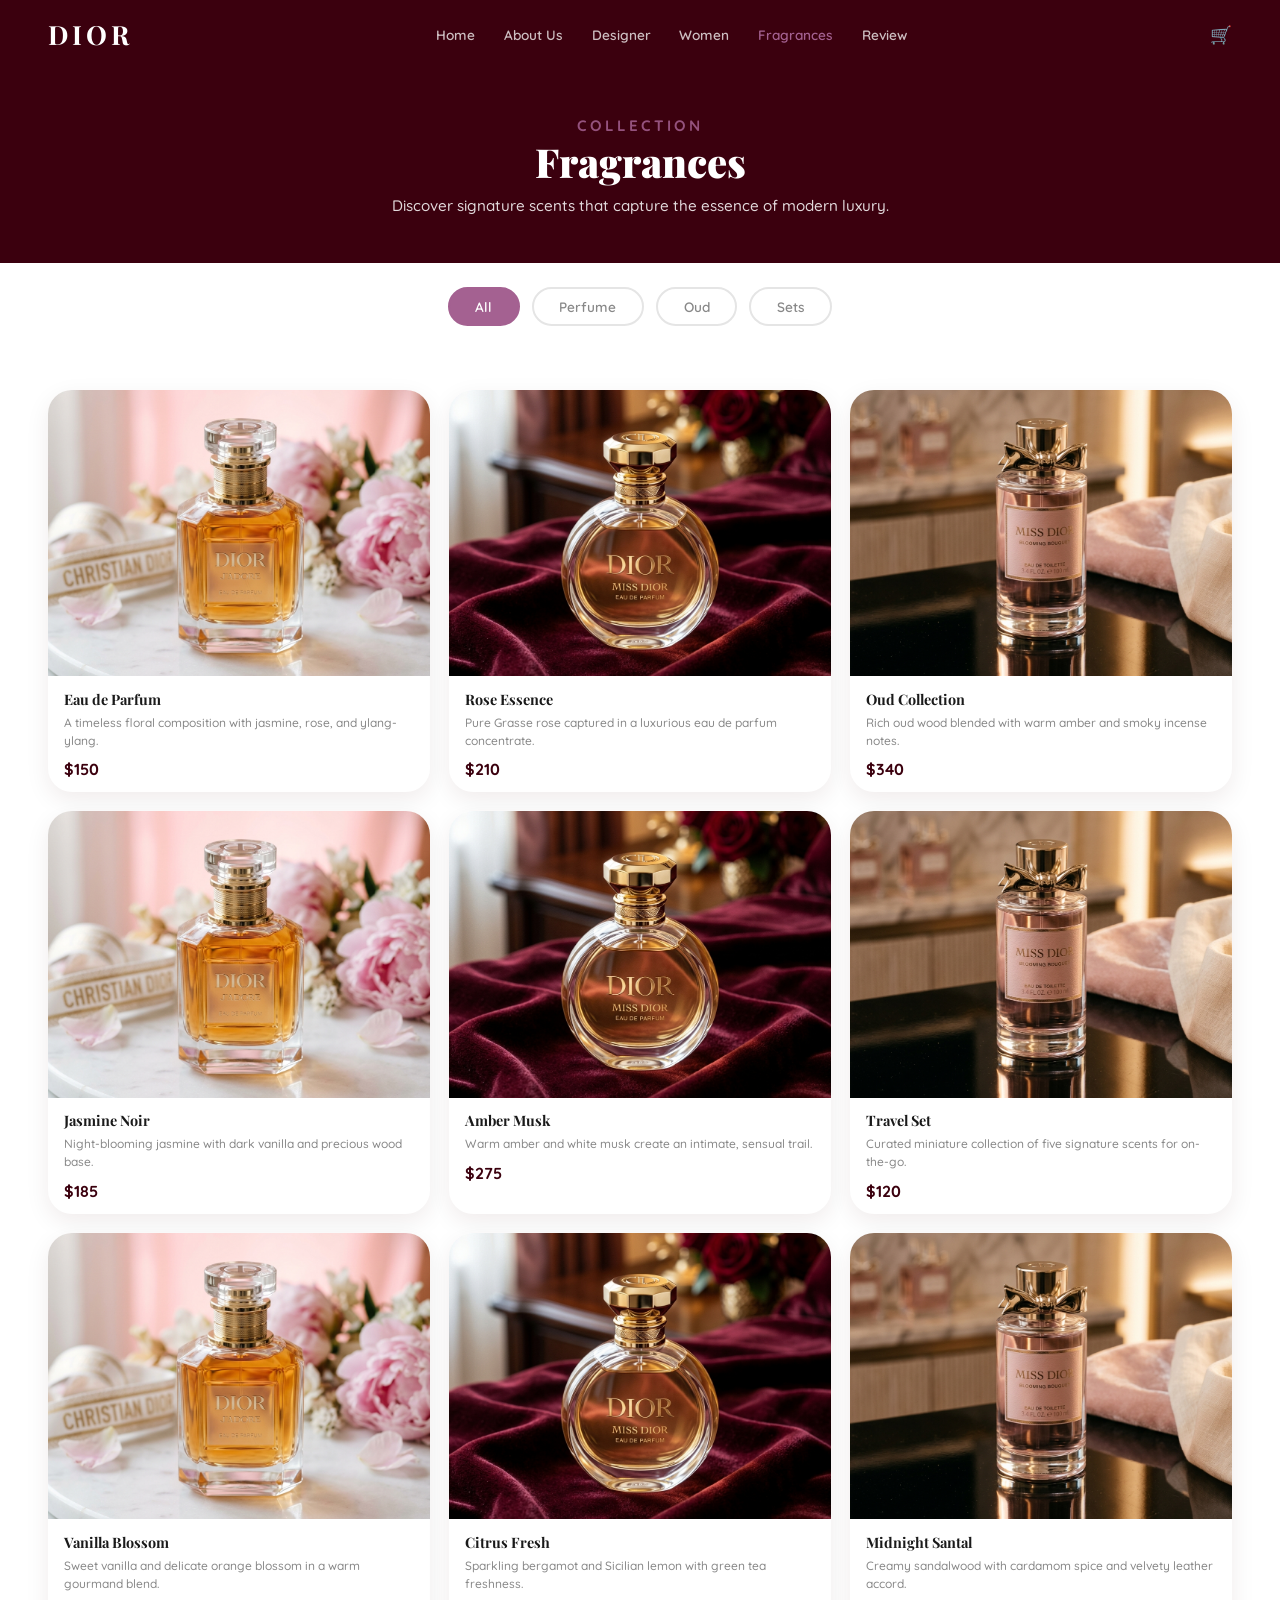
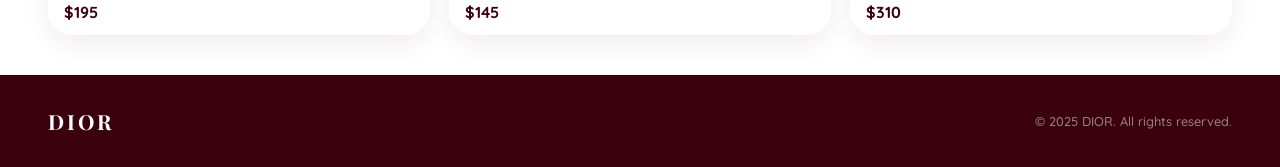
<file: fragrances.html>
<!DOCTYPE html>
<html lang="en">
<head>
<meta charset="UTF-8">
<meta name="viewport" content="width=device-width, initial-scale=1.0">
<title>DIOR — Fragrances Collection</title>
<link rel="preconnect" href="https://fonts.googleapis.com">
<link href="https://fonts.googleapis.com/css2?family=Playfair+Display:ital,wght@0,400;0,700;0,900;1,400;1,700&family=Quicksand:wght@400;500;600;700&display=swap" rel="stylesheet">
<link rel="stylesheet" href="css/style.css">
</head>
<body>
<nav class="navbar">
  <a class="navbar-brand" href="index.html">DIOR</a>
  <ul class="nav-links">
    <li><a href="index.html">Home</a></li>
    <li><a href="about.html">About Us</a></li>
    <li><a href="designer.html">Designer</a></li>
    <li><a href="women.html">Women</a></li>
    <li><a href="fragrances.html" class="active">Fragrances</a></li>
    <li><a href="review.html">Review</a></li>
  </ul>
  <div class="nav-icons"><a href="cart.html">&#128722;</a><button class="menu-toggle" id="menu-toggle">&#9776;</button></div>
</nav>

<section class="collection-hero reveal">
  <div class="collection-hero-content">
    <p class="story-tag">COLLECTION</p>
    <h1>Fragrances</h1>
    <p>Discover signature scents that capture the essence of modern luxury.</p>
  </div>
</section>
<div class="filter-bar reveal">
  <button class="filter-btn active" data-filter="all">All</button>
  <button class="filter-btn" data-filter="perfume">Perfume</button>
  <button class="filter-btn" data-filter="oud">Oud</button>
  <button class="filter-btn" data-filter="sets">Sets</button>
</div>

<section class="section">
  <div class="shop-grid stagger reveal">
    <div class="shop-card" data-cat="perfume"><a href="product.html?id=eau-de-parfum"><div class="shop-card-img"><img src="assets/images/fragrance_bottle_1.png" alt="Eau de Parfum"></div></a><div class="shop-card-body"><h3>Eau de Parfum</h3><p class="shop-desc">A timeless floral composition with jasmine, rose, and ylang-ylang.</p><div class="shop-card-footer"><span class="shop-price">$150</span></div></div></div>
    <div class="shop-card" data-cat="perfume"><a href="product.html?id=rose-essence"><div class="shop-card-img"><img src="assets/images/fragrance_bottle_2.png" alt="Rose Essence"></div></a><div class="shop-card-body"><h3>Rose Essence</h3><p class="shop-desc">Pure Grasse rose captured in a luxurious eau de parfum concentrate.</p><div class="shop-card-footer"><span class="shop-price">$210</span></div></div></div>
    <div class="shop-card" data-cat="oud"><a href="product.html?id=oud-collection"><div class="shop-card-img"><img src="assets/images/fragrance_bottle_3.png" alt="Oud Collection"></div></a><div class="shop-card-body"><h3>Oud Collection</h3><p class="shop-desc">Rich oud wood blended with warm amber and smoky incense notes.</p><div class="shop-card-footer"><span class="shop-price">$340</span></div></div></div>
    <div class="shop-card" data-cat="perfume"><a href="product.html?id=jasmine-noir"><div class="shop-card-img"><img src="assets/images/fragrance_bottle_1.png" alt="Jasmine Noir"></div></a><div class="shop-card-body"><h3>Jasmine Noir</h3><p class="shop-desc">Night-blooming jasmine with dark vanilla and precious wood base.</p><div class="shop-card-footer"><span class="shop-price">$185</span></div></div></div>
    <div class="shop-card" data-cat="perfume"><a href="product.html?id=amber-musk"><div class="shop-card-img"><img src="assets/images/fragrance_bottle_2.png" alt="Amber Musk"></div></a><div class="shop-card-body"><h3>Amber Musk</h3><p class="shop-desc">Warm amber and white musk create an intimate, sensual trail.</p><div class="shop-card-footer"><span class="shop-price">$275</span></div></div></div>
    <div class="shop-card" data-cat="sets"><a href="product.html?id=travel-set"><div class="shop-card-img"><img src="assets/images/fragrance_bottle_3.png" alt="Travel Set"></div></a><div class="shop-card-body"><h3>Travel Set</h3><p class="shop-desc">Curated miniature collection of five signature scents for on-the-go.</p><div class="shop-card-footer"><span class="shop-price">$120</span></div></div></div>
    <div class="shop-card" data-cat="perfume"><a href="product.html?id=vanilla-blossom"><div class="shop-card-img"><img src="assets/images/fragrance_bottle_1.png" alt="Vanilla Blossom"></div></a><div class="shop-card-body"><h3>Vanilla Blossom</h3><p class="shop-desc">Sweet vanilla and delicate orange blossom in a warm gourmand blend.</p><div class="shop-card-footer"><span class="shop-price">$195</span></div></div></div>
    <div class="shop-card" data-cat="perfume"><a href="product.html?id=citrus-fresh"><div class="shop-card-img"><img src="assets/images/fragrance_bottle_2.png" alt="Citrus Fresh"></div></a><div class="shop-card-body"><h3>Citrus Fresh</h3><p class="shop-desc">Sparkling bergamot and Sicilian lemon with green tea freshness.</p><div class="shop-card-footer"><span class="shop-price">$145</span></div></div></div>
    <div class="shop-card" data-cat="perfume"><a href="product.html?id=midnight-santal"><div class="shop-card-img"><img src="assets/images/fragrance_bottle_3.png" alt="Midnight Santal"></div></a><div class="shop-card-body"><h3>Midnight Santal</h3><p class="shop-desc">Creamy sandalwood with cardamom spice and velvety leather accord.</p><div class="shop-card-footer"><span class="shop-price">$310</span></div></div></div>
  </div>
</section>

<footer class="footer-dark">
  <div class="footer-content"><span class="footer-brand">DIOR</span><span class="footer-copy">© 2025 DIOR. All rights reserved.</span></div>
</footer>
<script src="js/script.js"></script>
</body>
</html>
</file>
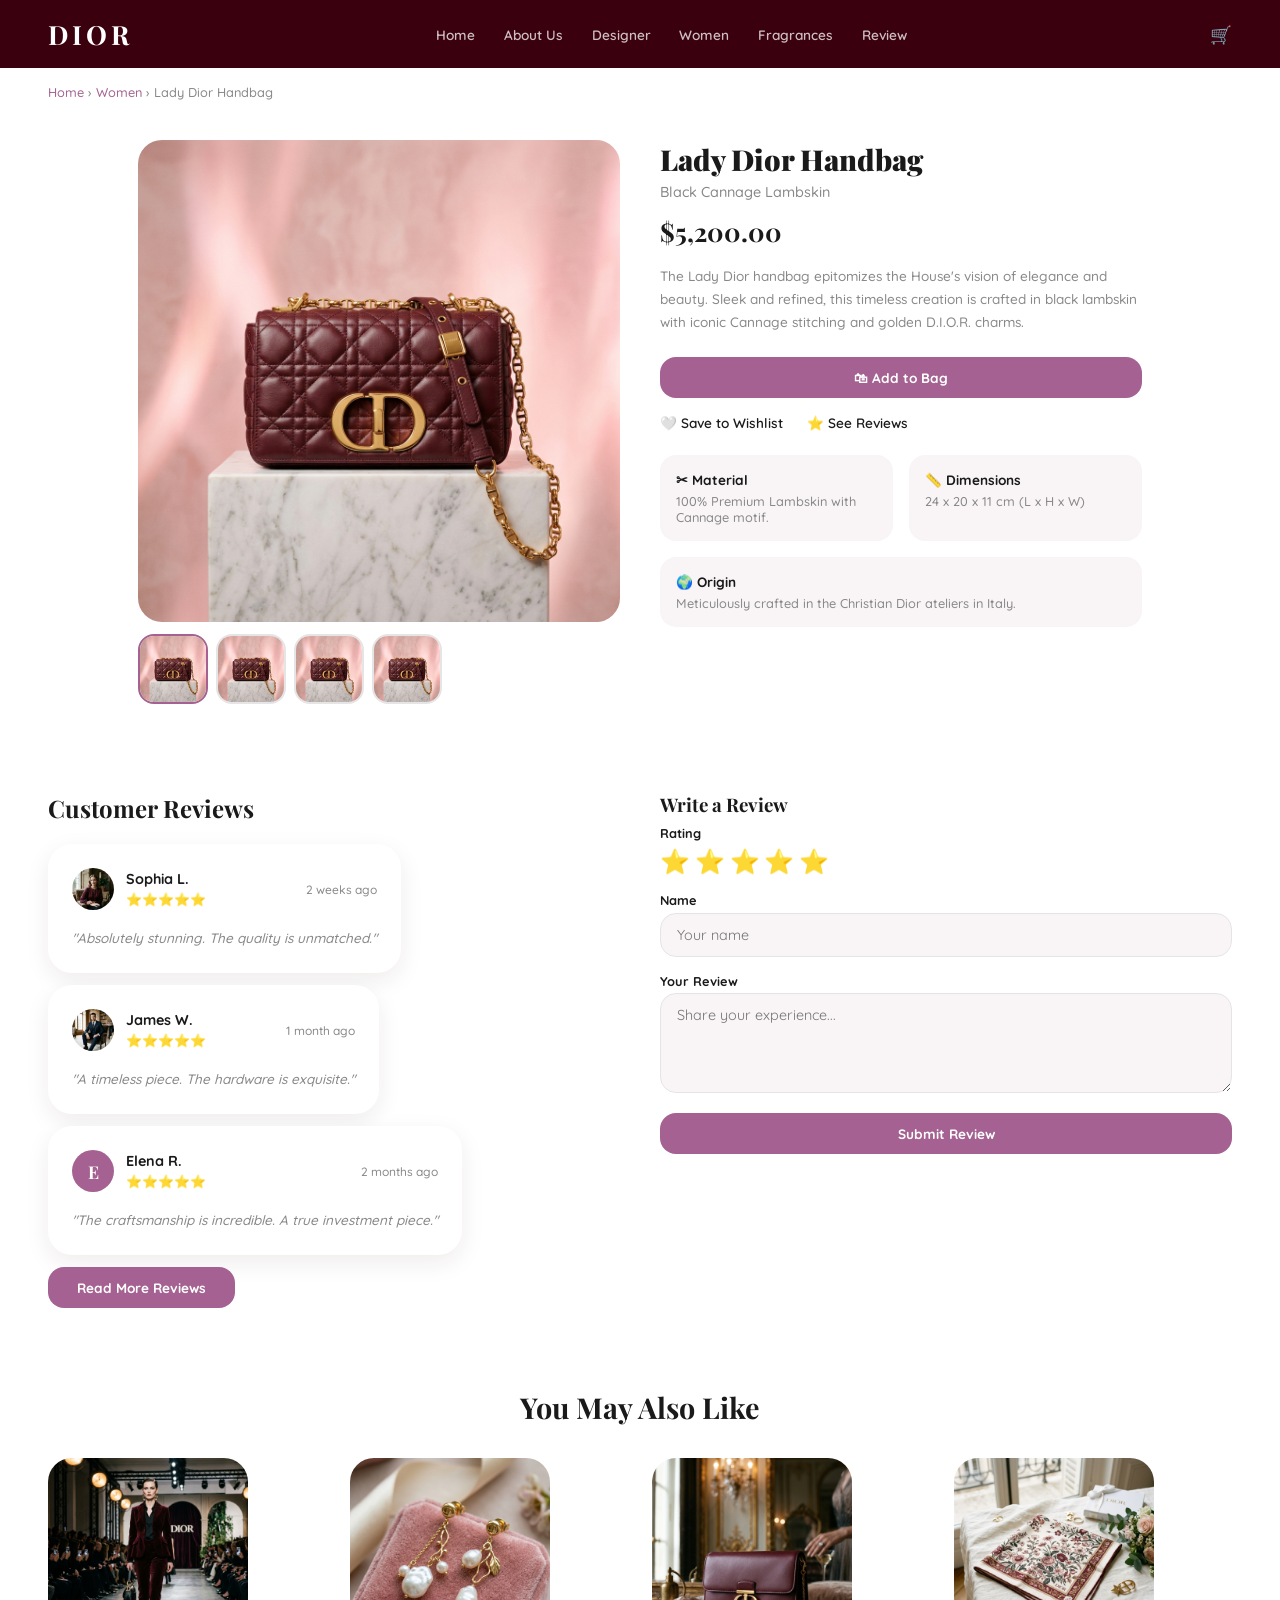
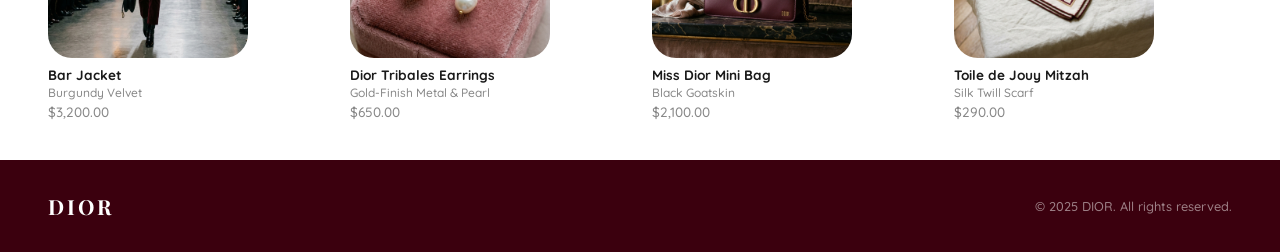
<file: product.html>
<!DOCTYPE html>
<html lang="en">
<head>
<meta charset="UTF-8">
<meta name="viewport" content="width=device-width, initial-scale=1.0">
<title>DIOR — Product Details</title>
<link rel="preconnect" href="https://fonts.googleapis.com">
<link href="https://fonts.googleapis.com/css2?family=Playfair+Display:ital,wght@0,400;0,700;0,900;1,400;1,700&family=Quicksand:wght@400;500;600;700&display=swap" rel="stylesheet">
<link rel="stylesheet" href="css/style.css">
</head>
<body>
<nav class="navbar">
  <a class="navbar-brand" href="index.html">DIOR</a>
  <ul class="nav-links">
    <li><a href="index.html">Home</a></li>
    <li><a href="about.html">About Us</a></li>
    <li><a href="designer.html">Designer</a></li>
    <li><a href="women.html">Women</a></li>
    <li><a href="fragrances.html">Fragrances</a></li>
    <li><a href="review.html">Review</a></li>
  </ul>
  <div class="nav-icons"><a href="cart.html">&#128722;</a><button class="menu-toggle" id="menu-toggle">&#9776;</button></div>
</nav>

<div class="breadcrumb" id="pd-breadcrumb">
  <a href="index.html">Home</a> &rsaquo; <a href="#" id="bc-collection-link">Collection</a> &rsaquo; <span id="bc-name">Product</span>
</div>

<section class="pd-section fade-in">
  <div class="pd-gallery reveal-left">
    <div class="pd-main-img">
      <img id="pd-main-img" src="" alt="Product Image">
    </div>
    <div class="pd-thumbs" id="pd-thumbs"></div>
  </div>
  <div class="pd-info reveal-right">
    <h1 id="pd-name"></h1>
    <p class="pd-subtitle" id="pd-subtitle"></p>
    <p class="pd-price" id="pd-price"></p>
    <p class="pd-desc" id="pd-desc"></p>
    <button class="btn-accent btn-full" id="pd-add-btn">&#128717; Add to Bag</button>
    <div class="pd-actions">
      <a href="#" id="pd-wishlist">&#129293; Save to Wishlist</a>
      <a href="#reviews">&#11088; See Reviews</a>
    </div>
    <div class="pd-specs">
      <div class="pd-spec-card"><h4>&#9986; Material</h4><p id="pd-material"></p></div>
      <div class="pd-spec-card"><h4>&#128207; Dimensions</h4><p id="pd-dimensions"></p></div>
    </div>
    <div class="pd-origin"><h4>&#127757; Origin</h4><p id="pd-origin"></p></div>
  </div>
</section>

<section class="section pd-reviews reveal" id="reviews">
  <div class="pd-reviews-grid">
    <div class="pd-reviews-list">
      <h2>Customer Reviews</h2>
      <div class="review-card"><div class="review-card-header"><div class="review-avatar"><img src="assets/images/review_portrait_1.png" alt="Sophia"></div><div class="review-meta"><strong>Sophia L.</strong><span class="rv-stars">&#11088;&#11088;&#11088;&#11088;&#11088;</span></div><span class="rv-date">2 weeks ago</span></div><p class="review-quote">"Absolutely stunning. The quality is unmatched."</p></div>
      <div class="review-card"><div class="review-card-header"><div class="review-avatar"><img src="assets/images/review_portrait_2.png" alt="James"></div><div class="review-meta"><strong>James W.</strong><span class="rv-stars">&#11088;&#11088;&#11088;&#11088;&#11088;</span></div><span class="rv-date">1 month ago</span></div><p class="review-quote">"A timeless piece. The hardware is exquisite."</p></div>
      <div class="review-card"><div class="review-card-header"><div class="review-avatar avatar-initial">E</div><div class="review-meta"><strong>Elena R.</strong><span class="rv-stars">&#11088;&#11088;&#11088;&#11088;&#11088;</span></div><span class="rv-date">2 months ago</span></div><p class="review-quote">"The craftsmanship is incredible. A true investment piece."</p></div>
      <a href="review.html" class="btn-accent">Read More Reviews</a>
    </div>
    <div class="pd-write-review reveal-right">
      <h3>Write a Review</h3>
      <div class="form-group"><label>Rating</label><div class="star-select"><span>&#11088;</span><span>&#11088;</span><span>&#11088;</span><span>&#11088;</span><span>&#11088;</span></div></div>
      <div class="form-group"><label>Name</label><input type="text" placeholder="Your name"></div>
      <div class="form-group"><label>Your Review</label><textarea placeholder="Share your experience..."></textarea></div>
      <button class="btn-accent btn-full">Submit Review</button>
    </div>
  </div>
</section>

<section class="section reveal">
  <h2 class="section-title">You May Also Like</h2>
  <div class="arrivals-grid stagger" id="pd-related"></div>
</section>

<footer class="footer-dark">
  <div class="footer-content"><span class="footer-brand">DIOR</span><span class="footer-copy">© 2025 DIOR. All rights reserved.</span></div>
</footer>
<script src="js/script.js"></script>
</body>
</html>
</file>
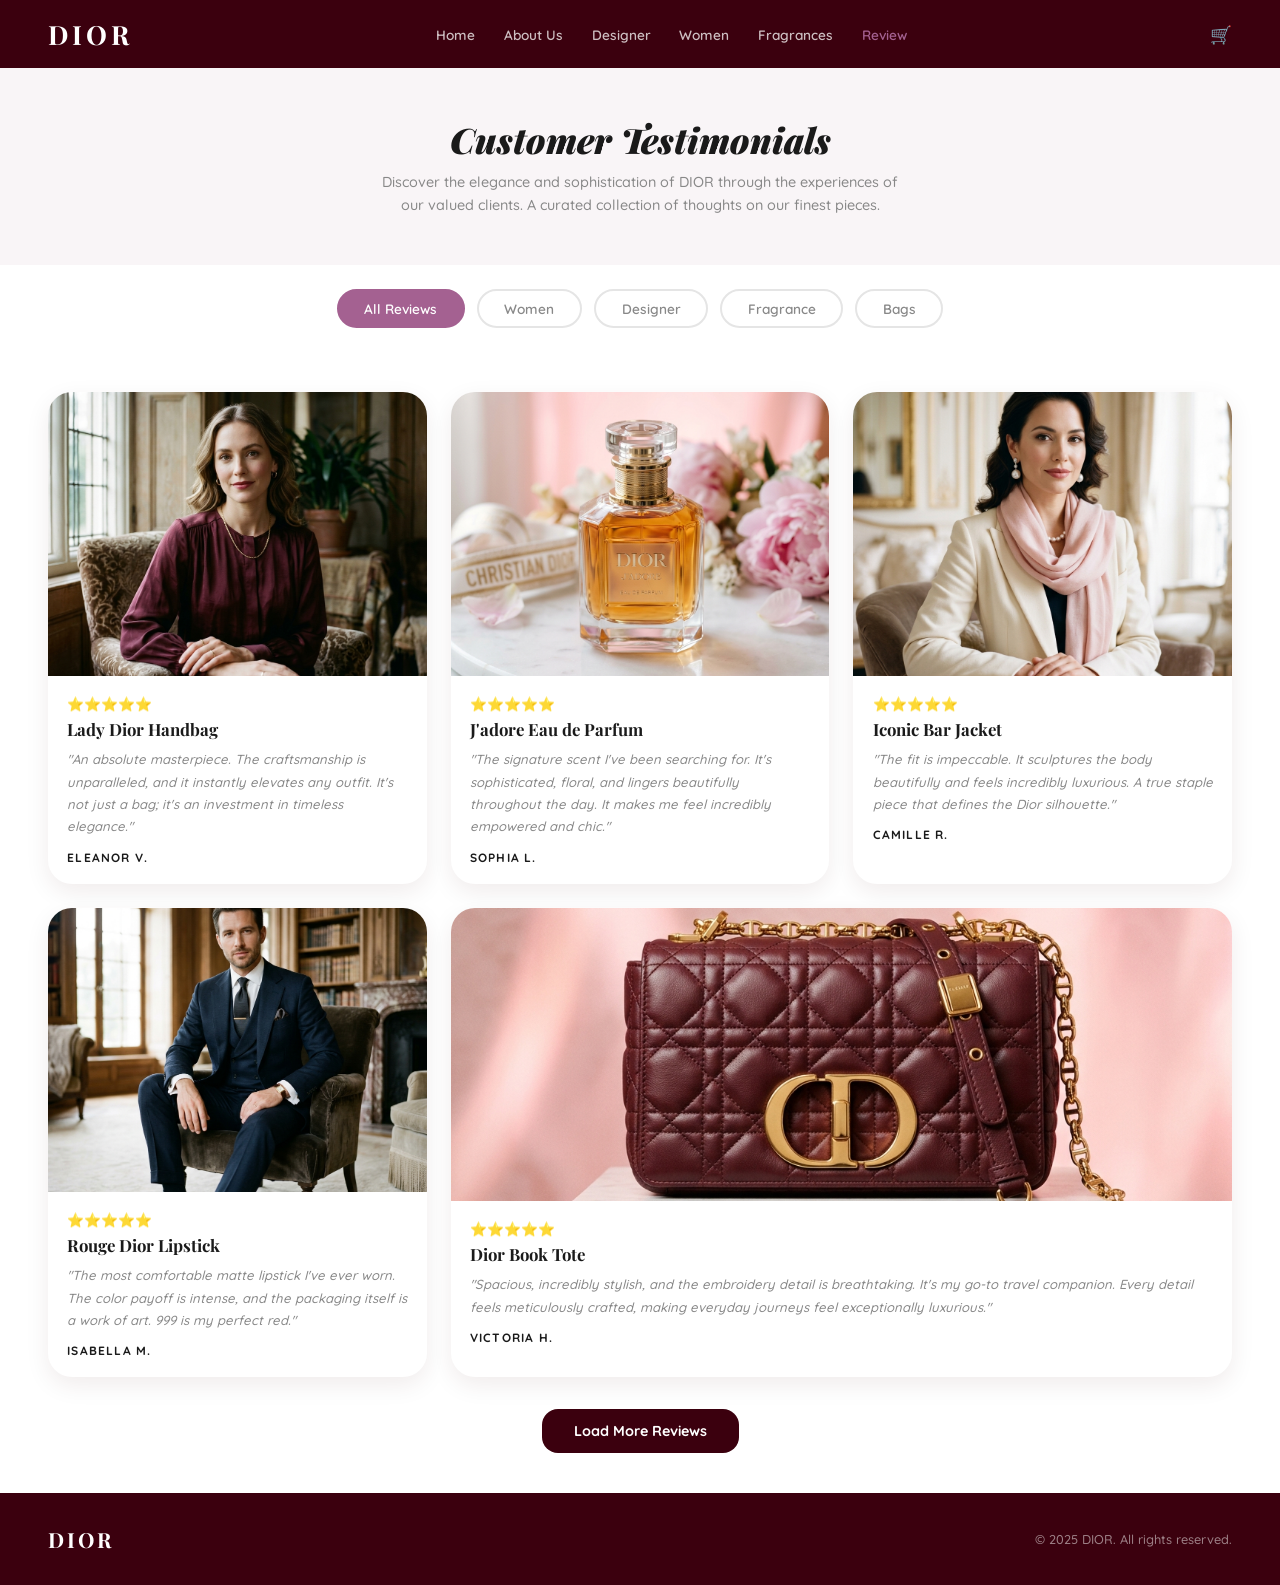
<file: review.html>
<!DOCTYPE html>
<html lang="en">
<head>
<meta charset="UTF-8">
<meta name="viewport" content="width=device-width, initial-scale=1.0">
<title>DIOR — Customer Testimonials</title>
<link rel="preconnect" href="https://fonts.googleapis.com">
<link href="https://fonts.googleapis.com/css2?family=Playfair+Display:ital,wght@0,400;0,700;0,900;1,400;1,700&family=Quicksand:wght@400;500;600;700&display=swap" rel="stylesheet">
<link rel="stylesheet" href="css/style.css">
</head>
<body>
<nav class="navbar">
  <a class="navbar-brand" href="index.html">DIOR</a>
  <ul class="nav-links">
    <li><a href="index.html">Home</a></li>
    <li><a href="about.html">About Us</a></li>
    <li><a href="designer.html">Designer</a></li>
    <li><a href="women.html">Women</a></li>
    <li><a href="fragrances.html">Fragrances</a></li>
    <li><a href="review.html" class="active">Review</a></li>
  </ul>
  <div class="nav-icons"><a href="cart.html">&#128722;</a><button class="menu-toggle" id="menu-toggle">&#9776;</button></div>
</nav>

<section class="review-hero reveal">
  <h1><em>Customer Testimonials</em></h1>
  <p>Discover the elegance and sophistication of DIOR through the experiences of our valued clients. A curated collection of thoughts on our finest pieces.</p>
</section>

<div class="filter-bar reveal">
  <button class="filter-btn active" data-filter="all">All Reviews</button>
  <button class="filter-btn" data-filter="women">Women</button>
  <button class="filter-btn" data-filter="designer">Designer</button>
  <button class="filter-btn" data-filter="fragrance">Fragrance</button>
  <button class="filter-btn" data-filter="bags">Bags</button>
</div>

<section class="section">
  <div class="testimonials-grid stagger reveal">

    <div class="testimonial-card" data-cat="bags">
      <div class="testimonial-img"><img src="assets/images/review_portrait_1.png" alt="Lady Dior Handbag"></div>
      <div class="testimonial-body">
        <div class="rv-stars">&#11088;&#11088;&#11088;&#11088;&#11088;</div>
        <h3>Lady Dior Handbag</h3>
        <p class="testimonial-quote">"An absolute masterpiece. The craftsmanship is unparalleled, and it instantly elevates any outfit. It's not just a bag; it's an investment in timeless elegance."</p>
        <p class="testimonial-author">ELEANOR V.</p>
      </div>
    </div>

    <div class="testimonial-card" data-cat="fragrance">
      <div class="testimonial-img"><img src="assets/images/fragrance_bottle_1.png" alt="J'adore Eau de Parfum"></div>
      <div class="testimonial-body">
        <div class="rv-stars">&#11088;&#11088;&#11088;&#11088;&#11088;</div>
        <h3>J'adore Eau de Parfum</h3>
        <p class="testimonial-quote">"The signature scent I've been searching for. It's sophisticated, floral, and lingers beautifully throughout the day. It makes me feel incredibly empowered and chic."</p>
        <p class="testimonial-author">SOPHIA L.</p>
      </div>
    </div>

    <div class="testimonial-card" data-cat="women">
      <div class="testimonial-img"><img src="assets/images/review_portrait_3.png" alt="Iconic Bar Jacket"></div>
      <div class="testimonial-body">
        <div class="rv-stars">&#11088;&#11088;&#11088;&#11088;&#11088;</div>
        <h3>Iconic Bar Jacket</h3>
        <p class="testimonial-quote">"The fit is impeccable. It sculptures the body beautifully and feels incredibly luxurious. A true staple piece that defines the Dior silhouette."</p>
        <p class="testimonial-author">CAMILLE R.</p>
      </div>
    </div>

    <div class="testimonial-card" data-cat="designer">
      <div class="testimonial-img"><img src="assets/images/review_portrait_2.png" alt="Rouge Dior Lipstick"></div>
      <div class="testimonial-body">
        <div class="rv-stars">&#11088;&#11088;&#11088;&#11088;&#11088;</div>
        <h3>Rouge Dior Lipstick</h3>
        <p class="testimonial-quote">"The most comfortable matte lipstick I've ever worn. The color payoff is intense, and the packaging itself is a work of art. 999 is my perfect red."</p>
        <p class="testimonial-author">ISABELLA M.</p>
      </div>
    </div>

    <div class="testimonial-card testimonial-wide" data-cat="bags">
      <div class="testimonial-img"><img src="assets/images/leather_handbag.png" alt="Dior Book Tote"></div>
      <div class="testimonial-body">
        <div class="rv-stars">&#11088;&#11088;&#11088;&#11088;&#11088;</div>
        <h3>Dior Book Tote</h3>
        <p class="testimonial-quote">"Spacious, incredibly stylish, and the embroidery detail is breathtaking. It's my go-to travel companion. Every detail feels meticulously crafted, making everyday journeys feel exceptionally luxurious."</p>
        <p class="testimonial-author">VICTORIA H.</p>
      </div>
    </div>

  </div>

  <div class="testimonial-load reveal">
    <button class="btn-primary">Load More Reviews</button>
  </div>
</section>

<footer class="footer-dark">
  <div class="footer-content"><span class="footer-brand">DIOR</span><span class="footer-copy">© 2025 DIOR. All rights reserved.</span></div>
</footer>
<script src="js/script.js"></script>
</body>
</html>
</file>
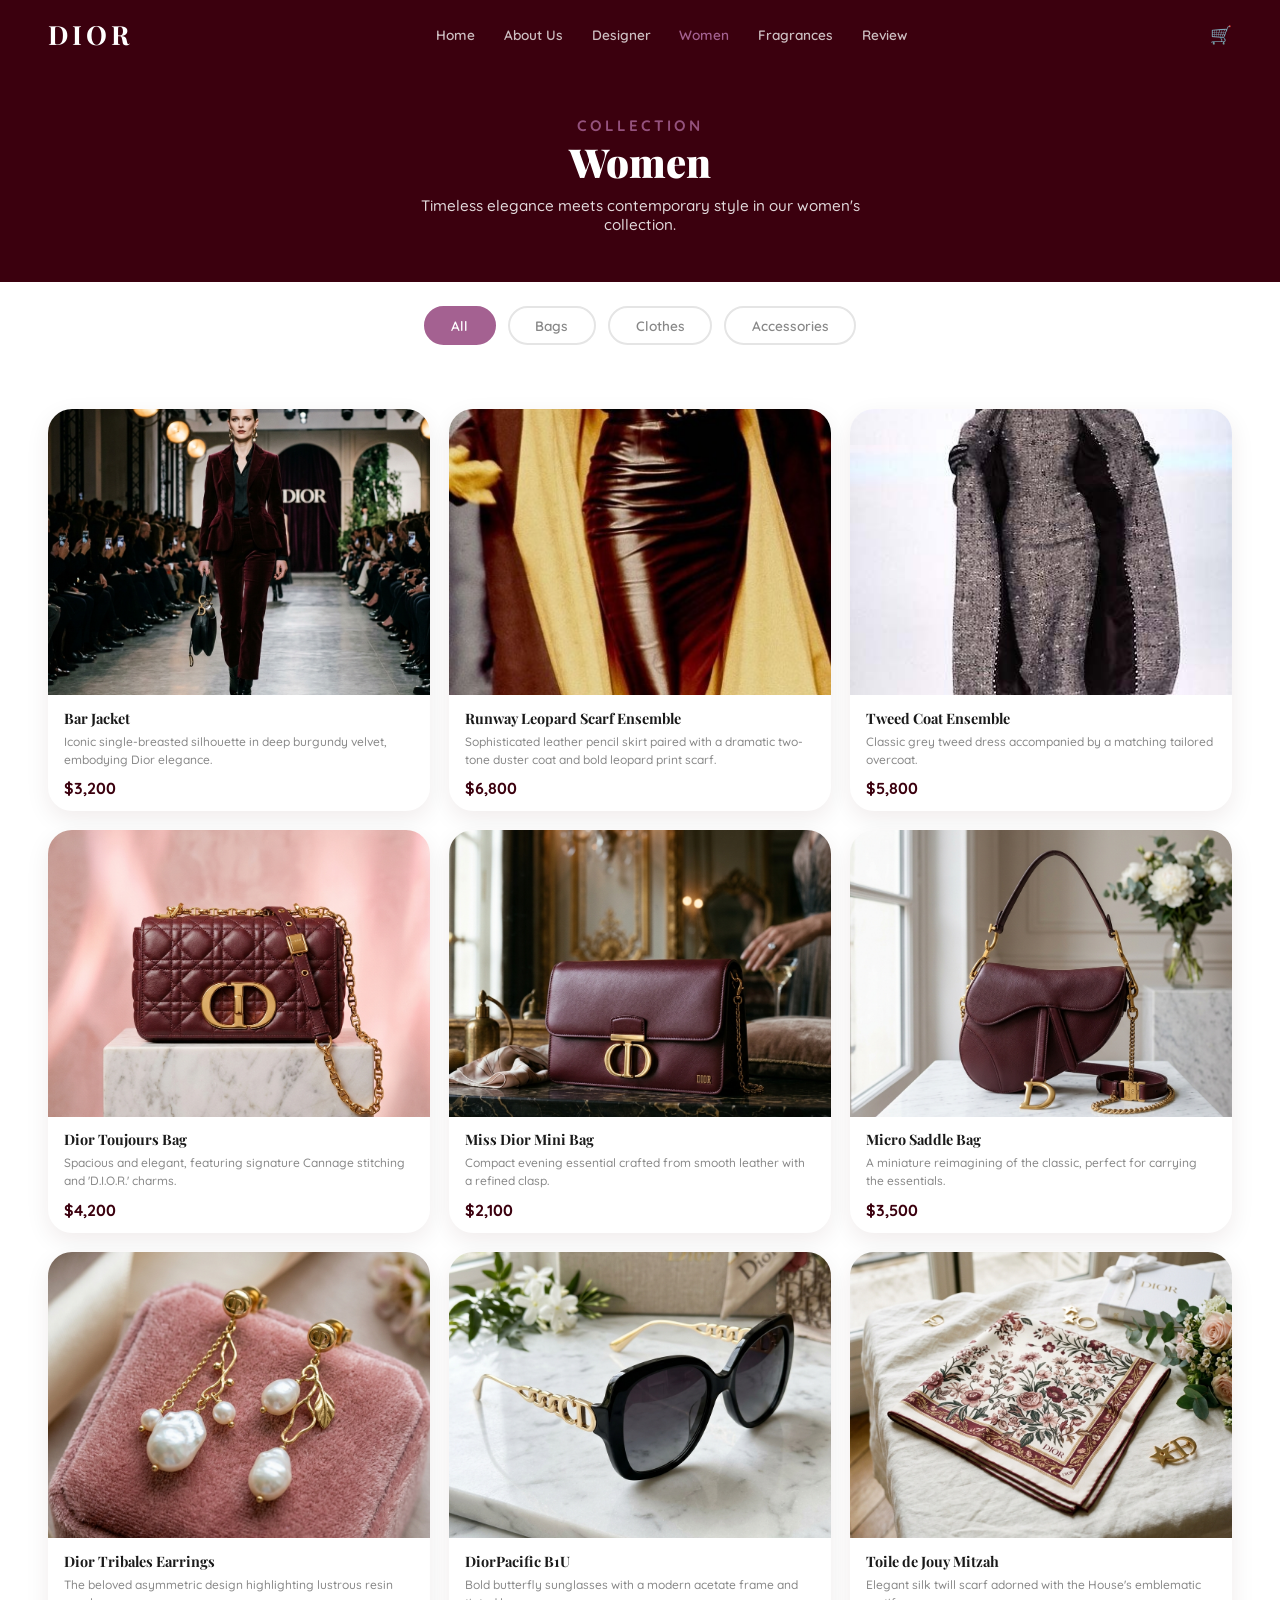
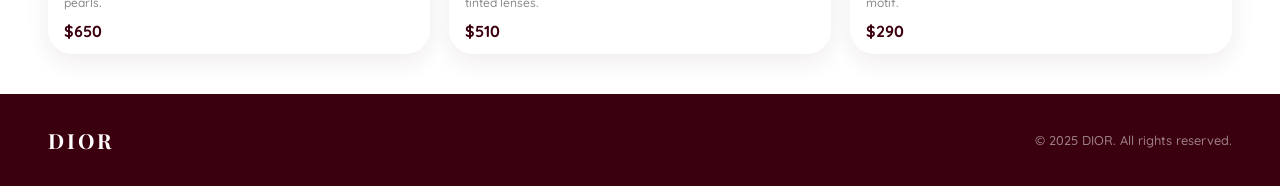
<file: women.html>
<!DOCTYPE html>
<html lang="en">
<head>
<meta charset="UTF-8">
<meta name="viewport" content="width=device-width, initial-scale=1.0">
<title>DIOR — Women Collection</title>
<link rel="preconnect" href="https://fonts.googleapis.com">
<link href="https://fonts.googleapis.com/css2?family=Playfair+Display:ital,wght@0,400;0,700;0,900;1,400;1,700&family=Quicksand:wght@400;500;600;700&display=swap" rel="stylesheet">
<link rel="stylesheet" href="css/style.css">
</head>
<body>
<nav class="navbar">
  <a class="navbar-brand" href="index.html">DIOR</a>
  <ul class="nav-links">
    <li><a href="index.html">Home</a></li>
    <li><a href="about.html">About Us</a></li>
    <li><a href="designer.html">Designer</a></li>
    <li><a href="women.html" class="active">Women</a></li>
    <li><a href="fragrances.html">Fragrances</a></li>
    <li><a href="review.html">Review</a></li>
  </ul>
  <div class="nav-icons"><a href="cart.html">&#128722;</a><button class="menu-toggle" id="menu-toggle">&#9776;</button></div>
</nav>

<section class="collection-hero reveal">
  <div class="collection-hero-content">
    <p class="story-tag">COLLECTION</p>
    <h1>Women</h1>
    <p>Timeless elegance meets contemporary style in our women's collection.</p>
  </div>
</section>

<div class="filter-bar reveal">
  <button class="filter-btn active" data-filter="all">All</button>
  <button class="filter-btn" data-filter="bags">Bags</button>
  <button class="filter-btn" data-filter="clothes">Clothes</button>
  <button class="filter-btn" data-filter="accessories">Accessories</button>
</div>

<section class="section">
  <div class="shop-grid stagger" id="shopGrid">
    <div class="shop-card" data-cat="clothes"><a href="product.html?id=bar-jacket"><div class="shop-card-img"><img src="assets/images/velvet_blazer.png" alt="Bar Jacket"></div></a><div class="shop-card-body"><h3>Bar Jacket</h3><p class="shop-desc">Iconic single-breasted silhouette in deep burgundy velvet, embodying Dior elegance.</p><div class="shop-card-footer"><span class="shop-price">$3,200</span></div></div></div>
    <div class="shop-card" data-cat="clothes"><a href="product.html?id=leopard-scarf-ensemble"><div class="shop-card-img"><img src="assets/images/leopard_scarf_ensemble.jpg" alt="Runway Leopard Scarf Ensemble"></div></a><div class="shop-card-body"><h3>Runway Leopard Scarf Ensemble</h3><p class="shop-desc">Sophisticated leather pencil skirt paired with a dramatic two-tone duster coat and bold leopard print scarf.</p><div class="shop-card-footer"><span class="shop-price">$6,800</span></div></div></div>
    <div class="shop-card" data-cat="clothes"><a href="product.html?id=tweed-coat-ensemble"><div class="shop-card-img"><img src="assets/images/grey_tweed_ensemble.jpg" alt="Tweed Coat Ensemble"></div></a><div class="shop-card-body"><h3>Tweed Coat Ensemble</h3><p class="shop-desc">Classic grey tweed dress accompanied by a matching tailored overcoat.</p><div class="shop-card-footer"><span class="shop-price">$5,800</span></div></div></div>
    <div class="shop-card" data-cat="bags"><a href="product.html?id=dior-toujours-bag"><div class="shop-card-img"><img src="assets/images/leather_handbag.png" alt="Dior Toujours Bag"></div></a><div class="shop-card-body"><h3>Dior Toujours Bag</h3><p class="shop-desc">Spacious and elegant, featuring signature Cannage stitching and 'D.I.O.R.' charms.</p><div class="shop-card-footer"><span class="shop-price">$4,200</span></div></div></div>
    <div class="shop-card" data-cat="bags"><a href="product.html?id=miss-dior-mini-bag"><div class="shop-card-img"><img src="assets/images/leather_clutch.png" alt="Miss Dior Mini Bag"></div></a><div class="shop-card-body"><h3>Miss Dior Mini Bag</h3><p class="shop-desc">Compact evening essential crafted from smooth leather with a refined clasp.</p><div class="shop-card-footer"><span class="shop-price">$2,100</span></div></div></div>
    <div class="shop-card" data-cat="bags"><a href="product.html?id=micro-saddle-bag"><div class="shop-card-img"><img src="assets/images/saddle_bag.png" alt="Micro Saddle Bag"></div></a><div class="shop-card-body"><h3>Micro Saddle Bag</h3><p class="shop-desc">A miniature reimagining of the classic, perfect for carrying the essentials.</p><div class="shop-card-footer"><span class="shop-price">$3,500</span></div></div></div>
    <div class="shop-card" data-cat="accessories"><a href="product.html?id=dior-tribales-earrings"><div class="shop-card-img"><img src="assets/images/pearl_earrings.png" alt="Dior Tribales Earrings"></div></a><div class="shop-card-body"><h3>Dior Tribales Earrings</h3><p class="shop-desc">The beloved asymmetric design highlighting lustrous resin pearls.</p><div class="shop-card-footer"><span class="shop-price">$650</span></div></div></div>
    <div class="shop-card" data-cat="accessories"><a href="product.html?id=diorpacific-b1u"><div class="shop-card-img"><img src="assets/images/sunglasses.png" alt="DiorPacific B1U"></div></a><div class="shop-card-body"><h3>DiorPacific B1U</h3><p class="shop-desc">Bold butterfly sunglasses with a modern acetate frame and tinted lenses.</p><div class="shop-card-footer"><span class="shop-price">$510</span></div></div></div>
    <div class="shop-card" data-cat="accessories"><a href="product.html?id=toile-de-jouy-mitzah"><div class="shop-card-img"><img src="assets/images/silk_scarf.png" alt="Toile de Jouy Mitzah"></div></a><div class="shop-card-body"><h3>Toile de Jouy Mitzah</h3><p class="shop-desc">Elegant silk twill scarf adorned with the House's emblematic motif.</p><div class="shop-card-footer"><span class="shop-price">$290</span></div></div></div>
  </div>
</section>

<footer class="footer-dark">
  <div class="footer-content"><span class="footer-brand">DIOR</span><span class="footer-copy">© 2025 DIOR. All rights reserved.</span></div>
</footer>
<script src="js/script.js"></script>
</body>
</html>
</file>
<file: css/style.css>
@import url('https://fonts.googleapis.com/css2?family=Playfair+Display:ital,wght@0,400;0,700;0,900;1,400;1,700&family=Quicksand:wght@400;500;600;700&display=swap');

:root {
    --primary: #3B000E;
    --accent: #A46191;
    --bg: #FFF;
    --soft: #F9F5F7;
    --text: #1a1a1a;
    --muted: #888;
    --border: #e5e5e5;
    --radius-lg: 24px;
    --radius-md: 16px;
    --shadow: 0 8px 24px rgba(59, 0, 14, .08)
}

* {
    box-sizing: border-box;
    margin: 0;
    padding: 0
}

body {
    font-family: 'Quicksand', sans-serif;
    font-weight: 500;
    background: var(--bg);
    color: var(--text);
    animation: pageIn .5s ease both
}

/* ANIMATIONS */
@keyframes pageIn {
    from {
        opacity: 0
    }

    to {
        opacity: 1
    }
}

@keyframes fadeUp {
    from {
        opacity: 0;
        transform: translateY(30px)
    }

    to {
        opacity: 1;
        transform: none
    }
}

@keyframes fadeLeft {
    from {
        opacity: 0;
        transform: translateX(-30px)
    }

    to {
        opacity: 1;
        transform: none
    }
}

@keyframes fadeRight {
    from {
        opacity: 0;
        transform: translateX(30px)
    }

    to {
        opacity: 1;
        transform: none
    }
}

@keyframes scaleIn {
    from {
        opacity: 0;
        transform: scale(.92)
    }

    to {
        opacity: 1;
        transform: none
    }
}

.fade-in {
    animation: fadeUp .6s ease both
}

.reveal {
    opacity: 0;
    transform: translateY(30px);
    transition: opacity .6s ease, transform .6s ease
}

.reveal.visible {
    opacity: 1;
    transform: none
}

.reveal-left {
    opacity: 0;
    transform: translateX(-30px);
    transition: opacity .6s ease, transform .6s ease
}

.reveal-left.visible {
    opacity: 1;
    transform: none
}

.reveal-right {
    opacity: 0;
    transform: translateX(30px);
    transition: opacity .6s ease, transform .6s ease
}

.reveal-right.visible {
    opacity: 1;
    transform: none
}

.reveal-scale {
    opacity: 0;
    transform: scale(.92);
    transition: opacity .5s ease, transform .5s ease
}

.reveal-scale.visible {
    opacity: 1;
    transform: none
}

.stagger>* {
    opacity: 0;
    transform: translateY(20px);
    transition: opacity .4s ease, transform .4s ease
}

.stagger.visible>* {
    opacity: 1;
    transform: none
}

.stagger.visible>*:nth-child(1) {
    transition-delay: .05s
}

.stagger.visible>*:nth-child(2) {
    transition-delay: .1s
}

.stagger.visible>*:nth-child(3) {
    transition-delay: .15s
}

.stagger.visible>*:nth-child(4) {
    transition-delay: .2s
}

.stagger.visible>*:nth-child(5) {
    transition-delay: .25s
}

.stagger.visible>*:nth-child(6) {
    transition-delay: .3s
}

.stagger.visible>*:nth-child(7) {
    transition-delay: .35s
}

.stagger.visible>*:nth-child(8) {
    transition-delay: .4s
}

.stagger.visible>*:nth-child(9) {
    transition-delay: .45s
}

/* NAVBAR */
.navbar {
    display: flex;
    align-items: center;
    justify-content: space-between;
    padding: 1rem 3rem;
    background: var(--primary);
    position: sticky;
    top: 0;
    z-index: 100
}

.navbar-brand {
    font-family: 'Playfair Display', serif;
    font-size: 1.65rem;
    font-weight: 700;
    letter-spacing: .15em;
    text-transform: uppercase;
    color: #fff;
    text-decoration: none
}

.navbar-brand span {
    color: #fff
}

.nav-links {
    display: flex;
    gap: 1.8rem;
    list-style: none
}

.nav-links a {
    color: rgba(255, 255, 255, .75);
    text-decoration: none;
    font-size: .85rem;
    font-weight: 600;
    transition: color .25s
}

.nav-links a:hover,
.nav-links a.active {
    color: var(--accent)
}

.nav-icons {
    display: flex;
    gap: 1rem
}

.nav-icons a {
    color: #fff;
    text-decoration: none;
    font-size: 1.1rem;
    transition: transform .2s
}

.nav-icons a:hover {
    transform: scale(1.15)
}

.menu-toggle {
    display: none;
    background: none;
    border: none;
    color: #fff;
    font-size: 1.5rem;
    cursor: pointer
}

/* HERO */
.hero {
    position: relative;
    min-height: 45vh;
    background: linear-gradient(rgba(0, 0, 0, .3), rgba(0, 0, 0, .5)), url('../assets/images/hero_boutique.png') center/cover no-repeat;
    display: flex;
    align-items: center;
    justify-content: center;
    text-align: center;
    color: #fff
}

.hero::before {
    content: '';
    position: absolute;
    inset: 0;
    background: rgba(59, 0, 14, .5)
}

.hero-content {
    position: relative;
    z-index: 1;
    max-width: 550px;
    padding: 1.5rem;
    animation: fadeUp .8s ease both
}

.hero h1 {
    font-family: 'Playfair Display', serif;
    font-size: 2.5rem;
    font-weight: 700;
    margin-bottom: .8rem
}

.hero h1 em {
    font-style: italic
}

.hero p {
    font-size: .95rem;
    line-height: 1.6;
    opacity: .9
}

/* BUTTONS */
.btn-accent {
    display: inline-block;
    background: var(--accent);
    color: #fff;
    padding: .75rem 1.8rem;
    border-radius: var(--radius-md);
    font-family: 'Quicksand', sans-serif;
    font-weight: 700;
    font-size: .85rem;
    text-decoration: none;
    border: none;
    cursor: pointer;
    transition: transform .15s, box-shadow .25s
}

.btn-accent:hover {
    box-shadow: 0 4px 16px rgba(164, 97, 145, .35)
}

.btn-accent:active {
    transform: scale(.97)
}

.btn-primary {
    display: inline-block;
    background: var(--primary);
    color: #fff;
    padding: .8rem 2rem;
    border-radius: var(--radius-md);
    font-family: 'Quicksand', sans-serif;
    font-weight: 700;
    font-size: .9rem;
    text-decoration: none;
    border: none;
    cursor: pointer;
    transition: transform .15s
}

.btn-primary:active {
    transform: scale(.97)
}

.btn-outline {
    display: inline-block;
    background: transparent;
    color: var(--text);
    padding: .7rem 1.5rem;
    border-radius: var(--radius-md);
    font-weight: 700;
    font-size: .85rem;
    text-decoration: none;
    border: 1.5px solid var(--text);
    cursor: pointer;
    transition: all .25s
}

.btn-outline:hover {
    background: var(--primary);
    color: #fff;
    border-color: var(--primary)
}

.btn-full {
    width: 100%;
    text-align: center;
    display: block
}

/* SECTIONS */
.section {
    padding: 2.5rem 3rem
}

.section-title {
    font-family: 'Playfair Display', serif;
    font-size: 1.8rem;
    font-weight: 700;
    margin-bottom: 2rem;
    text-align: center
}

.section-sub {
    color: var(--muted);
    font-size: 1rem
}

.page-title {
    font-family: 'Playfair Display', serif;
    font-size: 2rem;
    font-weight: 900;
    margin-bottom: 1.5rem
}

/* COLLECTIONS */
.collections-grid {
    display: grid;
    grid-template-columns: repeat(3, 1fr);
    gap: 1.5rem
}

.collection-card {
    position: relative;
    border-radius: var(--radius-lg);
    overflow: hidden;
    aspect-ratio: 4/3;
    text-decoration: none;
    color: #fff;
    background: var(--soft);
    transition: transform .3s
}

.collection-card:hover {
    transform: scale(1.02)
}

.collection-card img {
    width: 100%;
    height: 100%;
    object-fit: cover;
    display: block;
    transition: transform .4s
}

.collection-card:hover img {
    transform: scale(1.05)
}

.collection-info {
    position: absolute;
    bottom: 0;
    left: 0;
    right: 0;
    padding: 1.2rem;
    background: linear-gradient(transparent, rgba(0, 0, 0, .6))
}

.collection-info h3 {
    font-family: 'Playfair Display', serif;
    font-size: 1.2rem;
    font-weight: 700
}

.collection-info span {
    font-size: .8rem
}

/* NEW ARRIVALS */
.section-header {
    display: flex;
    justify-content: space-between;
    align-items: center;
    margin-bottom: 1.5rem
}

.section-header h2 {
    font-family: 'Playfair Display', serif;
    font-size: 1.8rem;
    font-weight: 700
}

.view-all {
    color: var(--accent);
    text-decoration: none;
    font-size: .85rem;
    font-weight: 600
}

.arrivals-grid {
    display: grid;
    grid-template-columns: repeat(4, 1fr);
    gap: 1.5rem
}

.arrival-card {
    text-decoration: none;
    color: var(--text);
    transition: transform .25s
}

.arrival-card:hover {
    transform: translateY(-4px)
}

.arrival-img {
    aspect-ratio: 1;
    border-radius: var(--radius-lg);
    overflow: hidden;
    background: var(--soft);
    margin-bottom: .5rem;
    max-height: 200px
}

.arrival-img img {
    width: 100%;
    height: 100%;
    object-fit: cover;
    display: block
}

.arrival-name {
    font-size: .85rem;
    font-weight: 700;
    margin-bottom: .1rem
}

.arrival-sub {
    font-size: .75rem;
    color: var(--muted);
    margin-bottom: .2rem
}

.arrival-price {
    font-size: .85rem;
    color: var(--muted)
}

/* BRAND STORY */
.brand-story {
    display: grid;
    grid-template-columns: 3fr 2fr;
    min-height: 320px
}

.story-image {
    background: var(--soft)
}

.story-image img {
    width: 100%;
    height: 100%;
    object-fit: cover;
    display: block
}

.story-text {
    display: flex;
    flex-direction: column;
    justify-content: center;
    padding: 2.5rem
}

.story-tag {
    font-size: .75rem;
    text-transform: uppercase;
    letter-spacing: .2em;
    color: var(--accent);
    margin-bottom: 1rem;
    font-weight: 700
}

.story-text h2 {
    font-family: 'Playfair Display', serif;
    font-size: 2rem;
    font-weight: 900;
    margin-bottom: 1rem
}

.story-text p {
    color: var(--muted);
    line-height: 1.7;
    margin-bottom: 1.5rem;
    font-size: .9rem
}

/* ACCESSORIES */
.acc-grid {
    display: grid;
    grid-template-columns: repeat(4, 1fr);
    gap: 2rem;
    justify-items: center
}

.acc-item {
    text-align: center;
    transition: transform .25s;
    text-decoration: none;
    color: inherit;
    display: block
}

.acc-item:hover {
    transform: translateY(-4px)
}

.acc-circle {
    width: 100px;
    height: 100px;
    border-radius: 50%;
    overflow: hidden;
    margin: 0 auto .6rem;
    background: var(--soft);
    transition: box-shadow .3s
}

.acc-item:hover .acc-circle {
    box-shadow: 0 4px 16px rgba(164, 97, 145, .2)
}

.acc-circle img {
    width: 100%;
    height: 100%;
    object-fit: cover
}

.acc-item p {
    font-size: .85rem;
    font-weight: 600
}

/* NEWSLETTER */
.newsletter {
    text-align: center;
    max-width: 550px;
    margin: 0 auto
}

.newsletter-sub {
    color: var(--muted);
    font-size: .9rem;
    margin-bottom: 1.5rem;
    text-align: center
}

.newsletter-form {
    display: flex;
    gap: .5rem
}

.newsletter-form input {
    flex: 1;
    padding: .75rem 1rem;
    border: 1px solid var(--border);
    border-radius: var(--radius-md);
    font-family: 'Quicksand', sans-serif;
    font-size: .9rem;
    transition: border-color .25s
}

.newsletter-form input:focus {
    outline: none;
    border-color: var(--accent)
}

/* FOOTER */
footer,
.footer-dark {
    background: var(--primary);
    padding: 2rem 3rem;
    color: #fff
}

.footer-content {
    display: flex;
    align-items: center;
    justify-content: space-between
}

.footer-brand {
    font-family: 'Playfair Display', serif;
    font-size: 1.3rem;
    font-weight: 700;
    letter-spacing: .15em;
    text-transform: uppercase
}

.footer-links {
    display: flex;
    gap: 1.5rem
}

.footer-links a {
    color: rgba(255, 255, 255, .7);
    text-decoration: none;
    font-size: .8rem;
    transition: color .2s
}

.footer-links a:hover {
    color: #fff
}

.footer-copy {
    font-size: .8rem;
    color: rgba(255, 255, 255, .5)
}

/* BREADCRUMB */
.breadcrumb {
    padding: 1rem 3rem;
    font-size: .8rem;
    color: var(--muted)
}

.breadcrumb a {
    color: var(--accent);
    text-decoration: none
}

/* PRODUCT DETAIL */
.pd-section {
    display: grid;
    grid-template-columns: 1fr 1fr;
    gap: 2.5rem;
    padding: 1.5rem 3rem 3rem;
    max-width: 1100px;
    margin: 0 auto
}

.pd-main-img {
    border-radius: var(--radius-lg);
    overflow: hidden;
    background: var(--soft);
    aspect-ratio: 1
}

.pd-main-img img {
    width: 100%;
    height: 100%;
    object-fit: cover;
    display: block
}

.pd-thumbs {
    display: flex;
    gap: .5rem;
    margin-top: .75rem
}

.pd-thumb {
    width: 70px;
    height: 70px;
    border-radius: var(--radius-md);
    overflow: hidden;
    border: 2px solid var(--border);
    cursor: pointer;
    transition: border-color .2s;
    background: var(--soft)
}

.pd-thumb.active,
.pd-thumb:hover {
    border-color: var(--accent)
}

.pd-thumb img {
    width: 100%;
    height: 100%;
    object-fit: cover
}

.pd-info h1 {
    font-family: 'Playfair Display', serif;
    font-size: 1.8rem;
    font-weight: 900;
    margin-bottom: .3rem
}

.pd-subtitle {
    color: var(--muted);
    font-size: .9rem;
    margin-bottom: .8rem
}

.pd-price {
    font-family: 'Playfair Display', serif;
    font-size: 1.6rem;
    font-weight: 700;
    margin-bottom: 1rem
}

.pd-desc {
    color: var(--muted);
    font-size: .85rem;
    line-height: 1.7;
    margin-bottom: 1.5rem
}

.pd-actions {
    display: flex;
    gap: 1.5rem;
    margin-top: 1rem;
    margin-bottom: 1.5rem
}

.pd-actions a {
    color: var(--text);
    text-decoration: none;
    font-size: .85rem;
    font-weight: 600;
    transition: color .2s
}

.pd-actions a:hover {
    color: var(--accent)
}

.pd-specs {
    display: grid;
    grid-template-columns: 1fr 1fr;
    gap: 1rem;
    margin-bottom: 1rem
}

.pd-spec-card {
    background: var(--soft);
    border-radius: var(--radius-md);
    padding: 1rem
}

.pd-spec-card h4 {
    font-size: .85rem;
    margin-bottom: .3rem
}

.pd-spec-card p {
    font-size: .8rem;
    color: var(--muted)
}

.pd-origin {
    background: var(--soft);
    border-radius: var(--radius-md);
    padding: 1rem
}

.pd-origin h4 {
    font-size: .85rem;
    margin-bottom: .3rem
}

.pd-origin p {
    font-size: .8rem;
    color: var(--muted)
}

.pd-reviews-grid {
    display: grid;
    grid-template-columns: 1fr 1fr;
    gap: 2.5rem
}

.pd-reviews-list {
    display: flex;
    flex-direction: column;
    gap: .75rem;
    align-items: flex-start
}

.pd-reviews-list h2,
.pd-write-review h3 {
    font-family: 'Playfair Display', serif;
    font-weight: 700;
    margin-bottom: .5rem
}

.rv-header {
    display: flex;
    align-items: center;
    gap: .5rem;
    margin-bottom: .3rem;
    font-size: .85rem;
    flex-wrap: wrap
}

.rv-stars {
    color: var(--accent)
}

.rv-date {
    color: var(--muted);
    margin-left: auto;
    font-size: .75rem
}

/* CART */
.cart-layout {
    display: grid;
    grid-template-columns: 1fr 380px;
    gap: 2rem;
    align-items: start
}

.cart-item {
    display: flex;
    gap: 1.2rem;
    padding: 1.5rem;
    background: #fff;
    border-radius: var(--radius-lg);
    box-shadow: var(--shadow);
    margin-bottom: 1rem;
    transition: transform .2s
}

.cart-item:hover {
    transform: translateY(-2px)
}

.cart-item-img {
    width: 120px;
    height: 120px;
    border-radius: var(--radius-md);
    overflow: hidden;
    background: var(--soft);
    flex-shrink: 0
}

.cart-item-img img {
    width: 100%;
    height: 100%;
    object-fit: cover
}

.cart-item-details {
    flex: 1;
    display: flex;
    flex-direction: column;
    justify-content: space-between
}

.cart-item-top {
    display: flex;
    justify-content: space-between
}

.cart-item-top h3 {
    font-family: 'Playfair Display', serif;
    font-size: 1rem;
    font-weight: 700
}

.cart-item-sub {
    color: var(--muted);
    font-size: .8rem;
    margin-top: .2rem
}

.cart-tags {
    display: flex;
    gap: .5rem;
    margin-top: .5rem
}

.cart-tag {
    background: var(--soft);
    padding: .25rem .7rem;
    border-radius: 50px;
    font-size: .75rem;
    font-weight: 600
}

.cart-remove {
    background: none;
    border: none;
    font-size: 1rem;
    color: var(--muted);
    cursor: pointer;
    transition: color .2s
}

.cart-remove:hover {
    color: var(--primary)
}

.cart-item-bottom {
    display: flex;
    justify-content: space-between;
    align-items: center;
    margin-top: .5rem
}

.qty-controls {
    display: flex;
    align-items: center;
    gap: 0
}

.qty-btn {
    width: 32px;
    height: 32px;
    border: 1px solid var(--border);
    background: #fff;
    border-radius: 50%;
    font-size: 1rem;
    cursor: pointer;
    display: flex;
    align-items: center;
    justify-content: center;
    transition: all .2s
}

.qty-btn:hover {
    background: var(--soft);
    border-color: var(--accent)
}

.qty-num {
    width: 36px;
    text-align: center;
    font-weight: 700;
    font-size: .9rem
}

.cart-item-price {
    font-family: 'Playfair Display', serif;
    font-size: 1.1rem;
    font-weight: 700
}

/* ORDER SUMMARY */
.order-summary {
    background: #fff;
    border-radius: var(--radius-lg);
    padding: 1.5rem;
    box-shadow: var(--shadow);
    position: sticky;
    top: 5rem
}

.order-summary h2 {
    font-family: 'Playfair Display', serif;
    font-size: 1.3rem;
    font-weight: 700;
    margin-bottom: 1rem;
    padding-bottom: .75rem;
    border-bottom: 1px solid var(--border)
}

.summary-row {
    display: flex;
    justify-content: space-between;
    font-size: .85rem;
    padding: .4rem 0;
    color: var(--muted)
}

.summary-total {
    font-family: 'Playfair Display', serif;
    font-size: 1.1rem;
    font-weight: 700;
    color: var(--text);
    padding-top: .75rem;
    margin-top: .5rem;
    border-top: 1px solid var(--border)
}

.summary-note {
    text-align: center;
    font-size: .75rem;
    color: var(--muted);
    margin-top: .75rem
}

.summary-divider {
    border-top: 1px solid var(--border);
    margin: .75rem 0
}

.summary-item {
    display: flex;
    align-items: center;
    gap: .75rem;
    margin-bottom: .75rem
}

.summary-item-img {
    width: 55px;
    height: 55px;
    border-radius: var(--radius-md);
    overflow: hidden;
    background: var(--soft);
    flex-shrink: 0
}

.summary-item-img img {
    width: 100%;
    height: 100%;
    object-fit: cover
}

.summary-item-info {
    flex: 1;
    font-size: .8rem
}

.summary-item-info strong {
    display: block;
    font-size: .85rem
}

.summary-item-info span {
    color: var(--muted)
}

.summary-item-price {
    font-weight: 700;
    font-size: .9rem
}

/* CHECKOUT */
.checkout-layout {
    display: grid;
    grid-template-columns: 1fr 380px;
    gap: 2rem;
    align-items: start
}

.checkout-card {
    background: #fff;
    border-radius: var(--radius-lg);
    padding: 1.5rem;
    box-shadow: var(--shadow);
    margin-bottom: 1.5rem
}

.checkout-card h2 {
    font-family: 'Playfair Display', serif;
    font-size: 1.2rem;
    font-weight: 700;
    margin-bottom: 1rem
}

.checkout-summary {
    top: 5rem
}

.form-group {
    margin-bottom: 1rem
}

.form-group label {
    display: block;
    font-size: .8rem;
    font-weight: 700;
    margin-bottom: .3rem
}

.form-group input,
.form-group textarea,
.form-group select {
    width: 100%;
    padding: .75rem 1rem;
    background: var(--soft);
    border: 1px solid var(--border);
    color: var(--text);
    border-radius: var(--radius-md);
    font-family: 'Quicksand', sans-serif;
    font-size: .9rem;
    transition: border-color .25s, box-shadow .25s
}

.form-group input:focus,
.form-group textarea:focus,
.form-group select:focus {
    outline: none;
    border-color: var(--accent);
    box-shadow: 0 0 0 3px rgba(164, 97, 145, .1)
}

.form-group textarea {
    resize: vertical;
    min-height: 100px
}

.form-row {
    display: grid;
    grid-template-columns: 1fr 1fr;
    gap: 1rem
}

.delivery-option {
    display: flex;
    align-items: center;
    gap: .75rem;
    padding: 1rem;
    border: 1.5px solid var(--border);
    border-radius: var(--radius-md);
    cursor: pointer;
    margin-bottom: .75rem;
    transition: border-color .25s
}

.delivery-option:hover,
.delivery-option.selected {
    border-color: var(--accent)
}

.delivery-option input {
    accent-color: var(--accent)
}

.delivery-info {
    flex: 1
}

.delivery-info strong {
    display: block;
    font-size: .85rem
}

.delivery-info span {
    font-size: .75rem;
    color: var(--muted)
}

.delivery-price {
    font-weight: 700;
    font-size: .85rem
}

/* STAR SELECT */
.star-select {
    display: flex;
    gap: .3rem;
    margin-bottom: 1rem
}

.star-select span {
    font-size: 1.5rem;
    cursor: pointer;
    color: var(--border);
    transition: color .15s
}

.star-select span.lit {
    color: var(--accent)
}

/* REVIEW ITEMS */
.review-item {
    background: var(--soft);
    border-radius: var(--radius-lg);
    padding: 1.2rem;
    margin-bottom: .75rem;
    box-shadow: var(--shadow);
    transition: transform .2s
}

.review-item:hover {
    transform: translateY(-2px)
}

.review-item .rv-name {
    font-weight: 700;
    margin-bottom: .25rem
}

.review-item .rv-text {
    color: var(--muted);
    font-size: .85rem;
    line-height: 1.6
}

/* REVIEW PAGE */
.review-page {
    padding: 3rem;
    max-width: 750px;
    margin: 0 auto
}

.review-page h2 {
    font-family: 'Playfair Display', serif;
    font-size: 2.2rem;
    font-weight: 900;
    margin-bottom: .4rem
}

.review-page .section-sub {
    margin-bottom: 2rem
}

.reviews-list {
    margin-top: 3rem
}

.reviews-list h3 {
    font-family: 'Playfair Display', serif;
    font-size: 1.4rem;
    margin-bottom: 1.2rem;
    border-bottom: 1px solid var(--border);
    padding-bottom: .75rem
}

/* ABOUT PAGE */
.about-hero {
    background: var(--primary);
    color: #fff;
    text-align: center;
    padding: 3rem;
    position: relative
}

.about-hero h1 {
    font-family: 'Playfair Display', serif;
    font-size: 2.5rem;
    font-weight: 900;
    margin-bottom: .5rem
}

.about-hero p {
    opacity: .85;
    font-size: .95rem;
    max-width: 500px;
    margin: 0 auto
}

.about-intro-grid {
    display: grid;
    grid-template-columns: 1fr 1fr;
    gap: 3rem;
    align-items: center
}

.about-img-block {
    border-radius: var(--radius-lg);
    overflow: hidden;
    background: var(--soft);
    aspect-ratio: 4/3
}

.about-img-block img {
    width: 100%;
    height: 100%;
    object-fit: cover;
    display: block
}

.about-text-block h2 {
    font-family: 'Playfair Display', serif;
    font-size: 2rem;
    font-weight: 900;
    margin-bottom: 1rem
}

.about-text-block p {
    color: var(--muted);
    line-height: 1.7;
    margin-bottom: 1rem;
    font-size: .9rem
}

.branches-grid {
    display: grid;
    grid-template-columns: repeat(3, 1fr);
    gap: 1.5rem
}

.branch-card {
    background: var(--soft);
    border-radius: var(--radius-lg);
    padding: 1.5rem;
    box-shadow: var(--shadow);
    text-align: center;
    transition: transform .25s
}

.branch-card:hover {
    transform: translateY(-4px)
}

.branch-img {
    border-radius: var(--radius-md);
    overflow: hidden;
    background: var(--border);
    aspect-ratio: 16/9;
    margin-bottom: 1rem
}

.branch-img img {
    width: 100%;
    height: 100%;
    object-fit: cover;
    display: block
}

.branch-card h3 {
    font-family: 'Playfair Display', serif;
    font-size: 1.1rem;
    font-weight: 700;
    margin-bottom: .5rem
}

.branch-address {
    color: var(--muted);
    font-size: .85rem;
    margin-bottom: .3rem
}

.branch-phone {
    color: var(--primary);
    font-weight: 700;
    font-size: .85rem;
    margin-bottom: .3rem
}

.branch-hours {
    color: var(--muted);
    font-size: .8rem
}

.values-grid {
    display: grid;
    grid-template-columns: repeat(3, 1fr);
    gap: 1.5rem
}

.value-card {
    background: var(--soft);
    border-radius: var(--radius-lg);
    padding: 2rem;
    text-align: center;
    box-shadow: var(--shadow);
    transition: transform .25s
}

.value-card:hover {
    transform: translateY(-4px)
}

.value-icon {
    font-size: 2rem;
    display: block;
    margin-bottom: 1rem;
    color: var(--accent)
}

.value-card h3 {
    font-family: 'Playfair Display', serif;
    font-size: 1.1rem;
    font-weight: 700;
    margin-bottom: .5rem
}

.value-card p {
    color: var(--muted);
    font-size: .85rem;
    line-height: 1.6
}

.about-contact {
    text-align: center
}

.contact-info-row {
    display: flex;
    justify-content: center;
    gap: 3rem;
    margin-top: 1.5rem
}

.contact-block h3 {
    font-family: 'Playfair Display', serif;
    font-size: 1rem;
    font-weight: 700;
    margin-bottom: .3rem
}

.contact-block p {
    color: var(--muted);
    font-size: .9rem
}

/* COLLECTION PAGE */
.collection-hero {
    background: var(--primary);
    color: #fff;
    text-align: center;
    padding: 3rem
}

.collection-hero h1 {
    font-family: 'Playfair Display', serif;
    font-size: 2.5rem;
    font-weight: 900;
    margin-bottom: .5rem
}

.collection-hero p {
    opacity: .85;
    font-size: .95rem;
    max-width: 500px;
    margin: 0 auto
}

.collection-products-grid {
    display: grid;
    grid-template-columns: repeat(3, 1fr);
    gap: 1.5rem
}

.collection-product-card {
    text-decoration: none;
    color: var(--text);
    background: #fff;
    border-radius: var(--radius-lg);
    overflow: hidden;
    box-shadow: var(--shadow);
    transition: transform .25s
}

.collection-product-card:hover {
    transform: translateY(-4px)
}

.collection-product-img {
    aspect-ratio: 1;
    background: var(--soft);
    overflow: hidden
}

.collection-product-img img {
    width: 100%;
    height: 100%;
    object-fit: cover;
    display: block;
    transition: transform .4s
}

.collection-product-card:hover .collection-product-img img {
    transform: scale(1.05)
}

.collection-product-info {
    padding: .8rem
}

.collection-product-info h3 {
    font-family: 'Playfair Display', serif;
    font-size: 1rem;
    font-weight: 700;
    margin-bottom: .2rem
}

.collection-product-price {
    color: var(--muted);
    font-size: .85rem;
    font-weight: 600
}

/* MENU PAGE (legacy) */
.page-header {
    padding: 3rem 3rem 1.5rem;
    text-align: center
}

.page-header h2 {
    font-family: 'Playfair Display', serif;
    font-size: 2.5rem;
    font-weight: 900
}

.filter-bar {
    display: flex;
    gap: .75rem;
    padding: 1.5rem 3rem;
    flex-wrap: wrap;
    justify-content: center
}

.filter-btn {
    padding: .55rem 1.6rem;
    border: 2px solid var(--border);
    background: transparent;
    color: var(--muted);
    border-radius: 50px;
    cursor: pointer;
    font-size: .85rem;
    font-weight: 600;
    font-family: 'Quicksand', sans-serif;
    transition: all .25s
}

.filter-btn:hover,
.filter-btn.active {
    background: var(--accent);
    color: #fff;
    border-color: var(--accent)
}

.products-grid {
    display: grid;
    grid-template-columns: repeat(auto-fill, minmax(280px, 1fr));
    gap: 1.5rem;
    padding: 2rem 3rem 4rem
}

.product-card {
    background: #fff;
    border-radius: var(--radius-lg);
    overflow: hidden;
    box-shadow: var(--shadow);
    transition: transform .25s
}

.product-card:hover {
    transform: translateY(-4px)
}

.product-card img {
    width: 100%;
    height: 220px;
    object-fit: cover;
    display: block;
    background: var(--soft)
}

.card-body {
    padding: 1.2rem
}

.card-cat {
    font-size: .7rem;
    text-transform: uppercase;
    letter-spacing: .15em;
    color: var(--accent);
    margin-bottom: .4rem;
    font-weight: 700
}

.card-body h5 {
    font-family: 'Playfair Display', serif;
    font-size: 1.15rem;
    font-weight: 700;
    margin-bottom: .25rem
}

.card-desc {
    color: var(--muted);
    font-size: .85rem;
    margin-bottom: 1rem
}

.card-footer-row {
    display: flex;
    align-items: center;
    justify-content: space-between
}

.price {
    font-size: 1.2rem;
    font-weight: 700;
    color: var(--primary)
}

.btn-view {
    background: var(--accent);
    color: #fff;
    border: none;
    padding: .5rem 1.2rem;
    border-radius: var(--radius-md);
    font-weight: 700;
    font-size: .82rem;
    cursor: pointer;
    text-decoration: none
}

/* SHOP GRID (collection pages) */
.shop-grid {
    display: grid;
    grid-template-columns: repeat(3, 1fr);
    gap: 1.2rem
}

.shop-card {
    background: #fff;
    border-radius: var(--radius-lg);
    overflow: hidden;
    box-shadow: var(--shadow);
    transition: transform .25s
}

.shop-card:hover {
    transform: translateY(-4px)
}

.shop-card-img {
    aspect-ratio: 4/3;
    background: var(--soft);
    overflow: hidden
}

.shop-card-img img {
    width: 100%;
    height: 100%;
    object-fit: cover;
    display: block;
    transition: transform .4s
}

.shop-card:hover .shop-card-img img {
    transform: scale(1.05)
}

.shop-card-body {
    padding: .8rem 1rem
}

.shop-card-body h3 {
    font-family: 'Playfair Display', serif;
    font-size: .9rem;
    font-weight: 700;
    margin-bottom: .3rem
}

.shop-desc {
    color: var(--muted);
    font-size: .75rem;
    line-height: 1.5;
    margin-bottom: .6rem;
    display: -webkit-box;
    -webkit-line-clamp: 2;
    -webkit-box-orient: vertical;
    overflow: hidden
}

.shop-card-footer {
    display: flex;
    align-items: center;
    justify-content: space-between
}

.shop-price {
    font-size: 1rem;
    font-weight: 700;
    color: var(--primary)
}

.btn-review {
    background: var(--primary);
    color: #fff;
    border: none;
    padding: .35rem .8rem;
    border-radius: 50px;
    font-size: .7rem;
    font-weight: 700;
    text-decoration: none;
    font-family: 'Quicksand', sans-serif;
    transition: background .2s
}

.btn-review:hover {
    background: var(--accent)
}

/* TOAST */
.toast {
    position: fixed;
    bottom: 2rem;
    right: 2rem;
    background: var(--accent);
    color: #fff;
    padding: 1rem 1.8rem;
    border-radius: var(--radius-md);
    font-weight: 700;
    transform: translateY(80px);
    opacity: 0;
    transition: all .35s;
    z-index: 999
}

.toast.show {
    transform: translateY(0);
    opacity: 1
}

/* REVIEW PAGE (testimonials) */
.review-hero {
    background: var(--soft);
    text-align: center;
    padding: 3rem
}

.review-hero h1 {
    font-family: 'Playfair Display', serif;
    font-size: 2.2rem;
    font-weight: 900;
    margin-bottom: .5rem
}

.review-hero h1 em {
    font-style: italic
}

.review-hero p {
    color: var(--muted);
    font-size: .9rem;
    max-width: 520px;
    margin: 0 auto;
    line-height: 1.6
}

.testimonials-grid {
    display: grid;
    grid-template-columns: repeat(3, 1fr);
    gap: 1.5rem
}

.testimonial-card {
    background: #fff;
    border-radius: var(--radius-lg);
    overflow: hidden;
    box-shadow: var(--shadow);
    transition: transform .25s
}

.testimonial-card:hover {
    transform: translateY(-4px)
}

.testimonial-wide {
    grid-column: span 2
}

.testimonial-img {
    aspect-ratio: 4/3;
    background: var(--soft);
    overflow: hidden
}

.testimonial-wide .testimonial-img {
    aspect-ratio: 8/3
}

.testimonial-img img {
    width: 100%;
    height: 100%;
    object-fit: cover;
    display: block
}

.testimonial-body {
    padding: 1.2rem
}

.testimonial-body .rv-stars {
    font-size: .85rem;
    margin-bottom: .4rem
}

.testimonial-body h3 {
    font-family: 'Playfair Display', serif;
    font-size: 1.05rem;
    font-weight: 700;
    margin-bottom: .5rem
}

.testimonial-quote {
    color: var(--muted);
    font-size: .82rem;
    line-height: 1.7;
    font-style: italic;
    margin-bottom: .75rem
}

.testimonial-author {
    font-size: .75rem;
    font-weight: 700;
    letter-spacing: .1em;
    color: var(--text)
}

.testimonial-load {
    text-align: center;
    margin-top: 2rem
}

/* Review cards (used in product detail) */
.review-card {
    background: #fff;
    border-radius: var(--radius-lg);
    padding: 1.5rem;
    box-shadow: var(--shadow);
    transition: transform .2s
}

.review-card:hover {
    transform: translateY(-2px)
}

.review-card-header {
    display: flex;
    align-items: center;
    gap: .75rem;
    margin-bottom: 1rem
}

.review-avatar {
    width: 42px;
    height: 42px;
    border-radius: 50%;
    overflow: hidden;
    background: var(--soft);
    flex-shrink: 0
}

.review-avatar img {
    width: 100%;
    height: 100%;
    object-fit: cover
}

.avatar-initial {
    display: flex;
    align-items: center;
    justify-content: center;
    font-family: 'Playfair Display', serif;
    font-weight: 700;
    font-size: 1.1rem;
    color: #fff;
    background: var(--accent)
}

.review-meta {
    flex: 1
}

.review-meta strong {
    display: block;
    font-size: .9rem
}

.review-meta .rv-stars {
    font-size: .8rem
}

.review-quote {
    color: var(--muted);
    font-size: .85rem;
    line-height: 1.7;
    font-style: italic
}

.review-form-card {
    background: #fff;
    border-radius: var(--radius-lg);
    padding: 1.5rem;
    box-shadow: var(--shadow)
}

.review-form-card h2 {
    font-family: 'Playfair Display', serif;
    font-size: 1.3rem;
    font-weight: 700;
    margin-bottom: 1.2rem
}


/* CONFIRMATION PAGE */
.confirm-brand {
    font-family: 'Playfair Display', serif;
    font-size: 1.8rem;
    font-weight: 900;
    color: var(--primary);
    text-align: center;
    padding: 1.5rem;
    background: var(--soft)
}

.confirm-page {
    text-align: center;
    padding: 3rem;
    max-width: 900px;
    margin: 0 auto
}

.confirm-icon {
    width: 60px;
    height: 60px;
    border-radius: 50%;
    border: 2.5px solid var(--primary);
    display: flex;
    align-items: center;
    justify-content: center;
    margin: 0 auto 1.2rem;
    font-size: 1.6rem;
    color: var(--primary)
}

.confirm-page h1 {
    font-family: 'Playfair Display', serif;
    font-size: 2rem;
    font-weight: 900;
    margin-bottom: .4rem
}

.confirm-sub {
    color: var(--muted);
    font-size: .95rem;
    margin-bottom: 1.5rem
}

.confirm-order-num {
    display: inline-flex;
    align-items: center;
    gap: .75rem;
    background: #fff;
    border: 1px solid var(--border);
    border-radius: 50px;
    padding: .6rem 1.5rem;
    margin-bottom: 2rem
}

.confirm-order-num span {
    font-size: .8rem;
    color: var(--muted)
}

.confirm-order-num strong {
    font-family: 'Playfair Display', serif;
    font-size: 1.2rem
}

.confirm-grid {
    display: grid;
    grid-template-columns: 1fr 1fr;
    gap: 1.5rem;
    text-align: left;
    margin-bottom: 2rem
}

.confirm-card {
    background: #fff;
    border-radius: var(--radius-lg);
    padding: 1.5rem;
    box-shadow: var(--shadow)
}

.confirm-card h2 {
    font-family: 'Playfair Display', serif;
    font-size: 1.1rem;
    font-weight: 700;
    margin-bottom: 1rem
}

.confirm-card p {
    font-size: .85rem;
    color: var(--muted);
    line-height: 1.6
}

.confirm-highlight {
    color: var(--accent);
    font-weight: 700
}

.confirm-right {
    display: flex;
    flex-direction: column;
    gap: 1.5rem
}

.confirm-actions {
    display: flex;
    gap: 1rem;
    justify-content: center
}

/* RESPONSIVE */
@media(max-width:768px) {
    .navbar {
        padding: 1rem 1.5rem
    }

    .menu-toggle {
        display: block
    }

    .nav-links {
        display: none;
        flex-direction: column;
        position: absolute;
        top: 100%;
        left: 0;
        width: 100%;
        background: var(--primary);
        padding: 1rem 0;
        text-align: center;
        gap: 0
    }

    .nav-links.active {
        display: flex
    }

    .nav-links a {
        font-size: 1rem;
        padding: 1rem 0;
        display: block
    }

    .hero {
        min-height: 40vh
    }

    .hero h1 {
        font-size: 1.8rem
    }

    .section {
        padding: 2rem 1.5rem
    }

    .collections-grid,
    .arrivals-grid,
    .acc-grid,
    .testimonials-grid,
    .shop-grid {
        grid-template-columns: repeat(2, 1fr)
    }

    .testimonial-wide {
        grid-column: span 1
    }

    .about-intro-grid,
    .brand-story {
        grid-template-columns: 1fr
    }

    .branches-grid,
    .values-grid,
    .collection-products-grid {
        grid-template-columns: 1fr
    }

    .pd-section,
    .cart-layout,
    .checkout-layout,
    .review-layout,
    .confirm-grid {
        grid-template-columns: 1fr
    }

    .pd-reviews-grid {
        grid-template-columns: 1fr
    }

    .footer-content {
        flex-direction: column;
        gap: 1rem;
        text-align: center
    }

    .newsletter-form,
    .form-row {
        flex-direction: column
    }

    .contact-info-row {
        flex-direction: column;
        gap: 1.5rem
    }

    .about-hero,
    .collection-hero,
    .review-hero {
        padding: 2rem 1.5rem
    }

    .about-hero h1,
    .collection-hero h1 {
        font-size: 2rem
    }

    .confirm-actions {
        flex-direction: column
    }

    .review-form-col {
        position: static
    }
}

@media(max-width:480px) {

    .collections-grid,
    .arrivals-grid,
    .acc-grid,
    .testimonials-grid,
    .shop-grid {
        grid-template-columns: 1fr
    }
}
</file>
